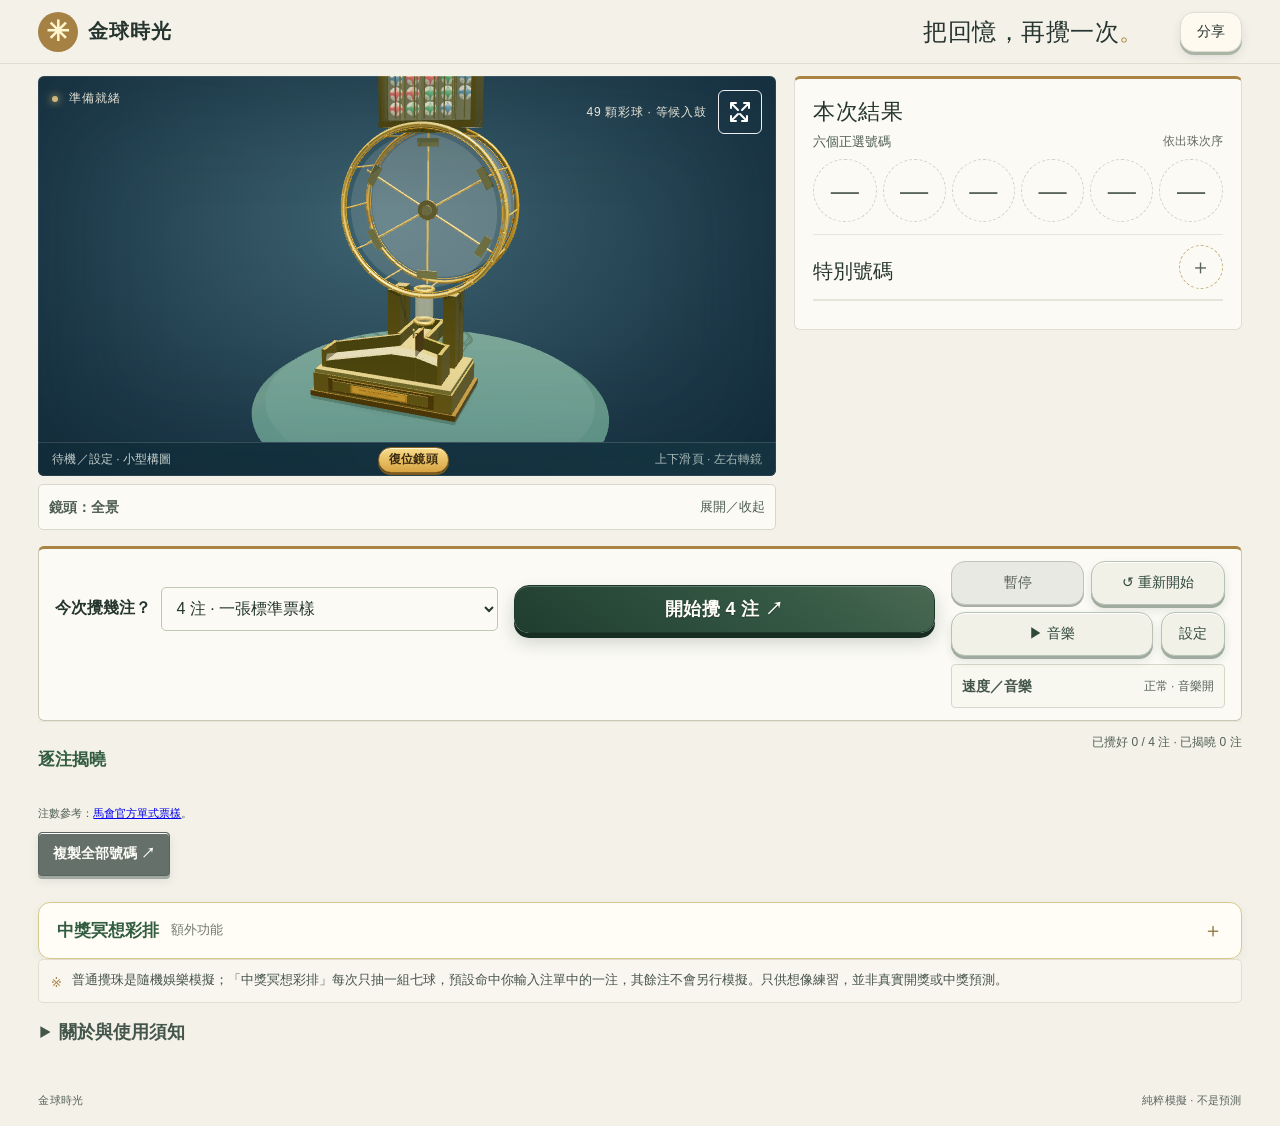
<file: index.html>
<!DOCTYPE html>

<html lang="zh-Hant"><head><meta charset="utf-8"/><meta content="width=device-width, initial-scale=1, viewport-fit=cover" name="viewport"/><meta content="#f4f1e9" name="theme-color"/><title>金球時光 · 3D 攪珠遊戲</title><link href="icon-192.png" rel="icon" sizes="192x192" type="image/png"/><link href="icon-512.png" rel="icon" sizes="512x512" type="image/png"/><link href="manifest.webmanifest" rel="manifest"/><link href="apple-touch-icon.png" rel="apple-touch-icon"/><link href="style.css?v=fullscreen-transparent-2" rel="stylesheet"/><link href="tickets.css?v=ticket-balls-1" rel="stylesheet"/><link href="celebration.css?v=celebration-7" rel="stylesheet"/></head>
<body><header><a class="brand" href="./"><span class="brandmark">✳</span><span>金球時光<small></small></span></a><h1 class="header-title">把回憶，再攪一次<span>。</span></h1><button class="share-app" id="share-app" type="button" aria-label="分享金球時光">分享</button></header>
<main>


<div class="layout"><div class="scene-column"><section aria-label="互動三維攪珠機" class="studio" id="studio" tabindex="-1"><div class="stage-top"><span><i class="live-dot"></i> <b aria-live="polite" id="status">準備就緒</b></span><div class="stage-top-actions"><span aria-live="polite" id="step">49 顆彩球 · 等候入鼓</span><button aria-label="進入全螢幕" aria-pressed="false" class="fullscreen-toggle" data-fullscreen-mode="inactive" id="fullscreen-toggle" type="button"><svg viewBox="0 0 24 24" aria-hidden="true" focusable="false"><g class="fullscreen-icon-expand"><path d="M10 10 3 3M8 3H3v5M14 10l7-7m-5 0h5v5M10 14l-7 7m0-5v5h5m4-7 7 7m0-5v5h-5"/></g><g class="fullscreen-icon-collapse"><path d="M3 3l7 7m-5 0h5V5m11-2-7 7m5 0h-5V5M3 21l7-7m-5 0h5v5m11 2-7-7m5 0h-5v5"/></g></svg></button></div></div><div aria-disabled="false" aria-label="攪珠盤" id="scene" role="button" tabindex="0"><div id="loading">正在佈置懷舊攝影棚…</div></div><div id="tv-digits" class="tv-digits" hidden><div class="tv-digits-hero" id="tv-hero"></div><div class="tv-digits-board" id="tv-board"><div class="tv-digits-row" id="tv-main"></div><div class="tv-digits-special"><span class="tv-digits-label">特別號碼</span><div id="tv-extra"></div></div></div></div><div class="stage-caption" aria-live="polite"><span id="scene-status">待機／設定 · 小型構圖</span><button type="button" id="orbit-reset" class="orbit-reset" title="左右拖曳轉鏡頭；上下滑動頁面；雙指捏合縮放">復位鏡頭</button><span id="scene-shot">上下滑頁 · 左右轉鏡</span><div class="live-actions" id="live-actions" hidden><button id="live-pause" type="button">暫停</button><button id="live-reset" type="button">重設</button><button aria-expanded="false" aria-controls="live-settings-overlay" id="live-settings-toggle" type="button">設定</button></div></div><div aria-label="運行設定" class="live-settings-overlay" hidden id="live-settings-overlay"></div><section aria-label="本輪號碼特寫" class="result-focus" hidden="" id="result-focus"><div class="focus-heading"><span>本輪號碼特寫</span><span id="focus-order">六個正選 · 由小至大</span></div><div class="focus-numbers" id="focus-numbers"></div><div class="focus-special"><span>特別號碼 <small>獨立保留</small></span><div class="number" id="focus-extra"></div></div></section><div id="meditation-celebration" class="meditation-celebration" hidden role="dialog" aria-modal="true" aria-labelledby="celebration-title"></div></section><details class="camera-settings"><summary id="camera-summary">鏡頭：全景</summary><div aria-label="鏡頭選擇" class="camera-bar"><button data-view="auto">◉ 自動運鏡</button><button class="active" data-view="wide">全景</button><button data-view="close">近鏡</button><button data-view="orbit">環繞</button><button data-view="results" disabled="">收珠特寫</button></div></details></div><section aria-label="攪珠控制" class="controls-card"><div class="batch-controls"><label for="entry-count">今次攪幾注？</label><select id="entry-count"><option value="1">1 注</option><option value="2">2 注</option><option value="3">3 注</option><option selected="" value="4">4 注 · 一張標準票樣</option></select></div><button class="primary" id="start">開始攪 4 注 ↗</button><div class="secondary"><button disabled="" id="pause">暫停</button><button id="reset">↺ 重新開始</button><div class="music-dock" id="music-dock"><button type="button" id="music-play" aria-pressed="false" aria-label="播放背景音樂"><span class="music-label-full">▶ 音樂</span><span class="music-label-short">音樂</span></button><button type="button" id="music-settings" aria-expanded="false" aria-controls="music-popover" aria-label="背景音樂設定：音量與曲目"><span class="music-label-full">設定</span><span class="music-label-short">♪</span></button><div class="music-popover" id="music-popover" hidden><p class="music-popover-title">背景音樂</p><label for="music-volume">音量<input id="music-volume" max="100" min="0" step="1" type="range" value="32"/></label><p id="music-track">《Gilded Winter Gala》</p><button type="button" id="music-pick">更換曲目</button><input accept="audio/*" hidden id="music-file" type="file"/><button type="button" id="music-use-default">用回預設曲</button><p class="music-note">預設是已附的原創曲。更換的檔案只在這次開啟有效。</p><button type="button" id="music-popover-close">關閉</button></div></div></div><details class="inline-settings" id="inline-settings"><summary>速度／音樂<span aria-live="polite" data-settings-summary=""></span></summary><section class="panel settings"><p class="timing">預設正常 · 每注約 134 秒 · 選好多注一次完成</p><div class="setting"><div><b>攪珠節奏</b><small>正常為預設，可改較快。</small></div><select aria-label="攪珠節奏" id="speed"><option selected="" value="1">正常 · 每注約 134 秒（預設）</option><option value="3">較快 · 每注約 45 秒</option><option value="6">更快 · 每注約 22 秒</option><option value="12">最快 · 每注約 11 秒</option></select></div><div class="setting"><div><b>背景音樂</b><small id="musicstatus">預設開啟</small></div><button aria-label="關閉背景音樂" aria-pressed="true" class="toggle" id="sound"><span></span></button></div><div class="setting"><div><b>真實感攪珠音效</b><small aria-live="polite" id="effectsstatus">按開始自動播放 · 碰撞、滾珠、落槽聲</small></div><span class="effects-badge">必備音效</span></div><button type="button" class="settings-close" id="settings-close">關閉</button></section></details></section>
<aside class="results-column"><section class="panel draw-panel"><h2>本次結果</h2><div class="current-draw-summary"><p class="muted" id="instruction">準備就緒，等待抽獎開始。</p><div class="labelrow"><span>六個正選號碼</span><span id="orderlabel">依出珠次序</span></div><div aria-live="polite" class="numbers" id="numbers"></div><p class="draw-order" hidden="" id="draworder"></p><div class="extra-row"><div><span class="overline"></span><h3>特別號碼</h3></div><div class="number empty" id="extra">＋</div></div><div class="progress"><div id="progressfill"></div></div></div></section>
</aside></div><section aria-labelledby="ticket-title" class="ticket-section" id="ticket-section"><div class="ticket-heading"><div><h2 id="ticket-title">逐注揭曉</h2></div><p aria-live="polite" id="batch-progress">尚未開始</p></div><p class="ticket-intro">按「揭曉」查看每注號碼。</p><div id="tickets"></div><p class="ticket-source">注數參考：<a href="https://special.hkjc.com/e-win/zh-HK/betting-info/marksix/ticket-filling-and-validation/" rel="noopener noreferrer" target="_blank">馬會官方單式票樣</a>。</p><div class="result-actions"><button disabled="" id="copy">複製全部號碼 ↗</button><p aria-live="polite" id="summary"></p></div></section><details class="meditation-panel rehearsal-panel" aria-labelledby="meditation-title"><summary id="meditation-title"><span>中獎冥想彩排</span><small>額外功能</small></summary><div class="rehearsal-body"><p class="rehearsal-hint" id="rehearsal-hint">每注六格，每格輸入兩位數（01–49）；打滿自動跳格，填滿六格會自動新增下一注。亦可增刪注；辨識後可直接修改，最多 100 注。</p><p class="rehearsal-input-label">六合彩號碼</p><div id="ticket-entry-rows" class="ticket-entry-rows" role="group" aria-label="六合彩注單欄位" aria-describedby="rehearsal-hint meditation-status"></div><div class="ticket-grid-actions"><button id="ticket-add" type="button">＋ 加一注</button><button id="meditation-clear" type="button" aria-label="清空號碼和相片">清空注單</button></div><div class="rehearsal-photo-actions"><label class="photo-pick-button" for="ticket-camera">直接拍照<input id="ticket-camera" type="file" accept="image/*" capture="environment"/></label><label class="photo-pick-button" for="ticket-photo">選擇相片<input id="ticket-photo" type="file" accept="image/*"/></label><button id="recognize-ticket-photo" type="button">辨識號碼</button></div><p id="meditation-status" class="rehearsal-status" aria-live="polite">辨識狀態會在這裡顯示。</p><img id="ticket-photo-preview" class="ticket-photo-preview" alt="所選六合彩相片預覽" hidden/><details id="ocr-details" class="ocr-details" hidden><summary>查看辨識文字</summary><pre id="ocr-raw"></pre></details><p class="rehearsal-privacy">每次只抽一組七球；隨機揀你一注命中，其餘注不會另行開出或模擬。</p><button id="meditation-rehearse" class="rehearsal-start" type="button">開始彩排</button></div></details><div class="note"><span>※</span><p>普通攪珠是隨機娛樂模擬；「中獎冥想彩排」每次只抽一組七球，預設命中你輸入注單中的一注，其餘注不會另行模擬。只供想像練習，並非真實開獎或中獎預測。</p></div>
<details><summary>關於與使用須知</summary><h3>規則</h3><p>普通攪珠可選 1–4 注，依馬會官方標準單式票樣的四個填寫欄設定，不是複式組合數；中獎冥想彩排可輸入 1–100 注。每注都從完整 49 球池獨立抽出七個；單注內不重號，跨注可重複號碼，也可抽中完全相同組合。每注完成後清空機台並把 49 球全部歸位，再開始下一注。每注真正的單式填寫只用六個正選，特別號僅是本遊戲附加展示。換去其他分頁不會主動暫停，回到頁面會按經過時間補齊進度；手機鎖屏或系統終止頁面仍可能中斷。</p><h3>模型與聲音</h3><p>此版本以正視圖、承接台形狀、實機照片及開獎影片重畫機台。上方是五列直立球倉；透明圓鼓內金軸連六片扁平輻條，持續順時針攪珠。選中球由鼓底中央短透明管落下，經透明槽掉到承接台右側較高的入口。承接台是一條長槽：左側又長又平，往右升高，接上較短的高位右格，右格牆身有缺口對準落球口。前六顆向左滾，第一顆貼左壁，其後每顆挨著前一顆；第七顆在同一入口落下。活門平時關上，封住右路，前六顆只向左滾；第七顆特別號時活門打開，球滾入右側特別格。模型與動畫是視覺模擬，並非逐尺寸的機械復刻。背景音樂為你提供的原創《Gilded Winter Gala》，預設開啟。面板上的「音樂」可直接播放或暫停，旁邊「設定」可調音量或更換曲目；碰撞、滾珠及落槽音效由程式合成，並非電視原聲。</p><h3>抽號與公平</h3><p>每注從完整 1–49 球池獨立抽出七個不重複號碼；前六個為正選，第七個為特別號。動畫按該次隨機順序顯示：選中球由圓鼓進入中央透明管，再掉到右側高位入口；前六顆向左滾並由左至右排好，第七顆留在右側高位格。機台內全部 49 個球均顯示相應號碼與顏色，落槽球與抽出號碼一致。普通模式由隨機程序決定抽號；中獎彩排每次只抽一組七球，並預設命中輸入注單中的一注，其餘注不開出也不模擬，不能視作隨機抽獎或預測。</p><h3>安全與責任說明</h3><p>本作品為獨立創作的攪珠遊戲，非官方產品，亦不提供投注服務。未滿 18 歲不應投注，請量力而為。</p><p>參考錄影：<a href="https://www.youtube.com/watch?v=bCYhGtpwzIA" rel="noopener noreferrer" target="_blank">2000年無線六合彩</a>　<a href="https://www.youtube.com/watch?v=dfMugTCctXk" rel="noopener noreferrer" target="_blank">2008年第61期</a>　</p></details></main><footer><span>金球時光</span><span>純粹模擬 · 不是預測</span></footer><script src="app.js?v=ticket-camera-2" type="module"></script></body></html>
</file>
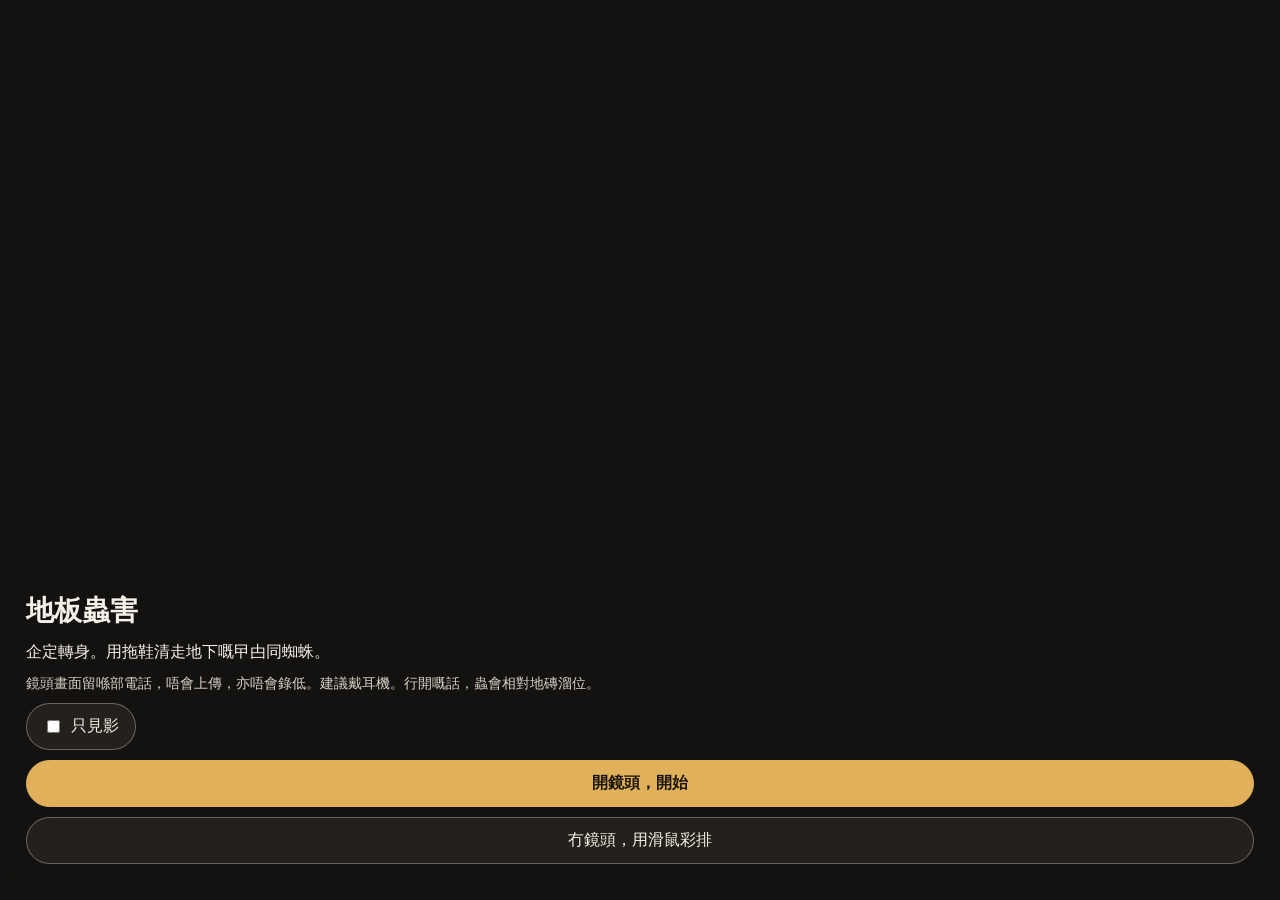
<file: floor-pest/index.html>
<!DOCTYPE html>
<html lang="zh-Hant">
<head>
  <meta charset="utf-8">
  <meta name="viewport" content="width=device-width, initial-scale=1, viewport-fit=cover, maximum-scale=1">
  <meta name="theme-color" content="#12110f">
  <title>地板蟲害</title>
  <link rel="stylesheet" href="game.css">
</head>
<body>
  <video id="cam" playsinline muted autoplay></video>
  <canvas id="view"></canvas>
  <div id="look" hidden></div>
  <div id="flash"></div>
  <div id="glass" hidden>
    <div class="climber"><div id="climber" class="bug-body"></div></div>
    <p id="glass-text">佢上咗塊玻璃</p>
    <button type="button" id="flick">篤走佢</button>
  </div>
  <div id="ui">
    <div id="top" hidden>
      <span id="hud-roaches">曱甴 1</span>
      <span id="hud-spider">蜘蛛 未出</span>
      <span id="hud-glass">玻璃 0/2</span>
      <button type="button" id="silhouette-live">只見影</button>
    </div>
    <p id="prompt"></p>
    <div id="panel">
      <section class="screen" id="screen-start">
        <h1>地板蟲害</h1>
        <p>企定轉身。用拖鞋清走地下嘅曱甴同蜘蛛。</p>
        <p class="quiet">鏡頭畫面留喺部電話，唔會上傳，亦唔會錄低。建議戴耳機。行開嘅話，蟲會相對地磚溜位。</p>
        <label class="check"><input id="silhouette" type="checkbox"> 只見影</label>
        <button class="primary" id="start" type="button">開鏡頭，開始</button>
        <button id="rehearse" type="button">冇鏡頭，用滑鼠彩排</button>
        <p class="quiet" id="start-note"></p>
      </section>
      <section class="screen" id="screen-mark" hidden>
        <p id="mark-copy"></p>
        <button class="primary" id="mark" type="button">標呢個方向</button>
      </section>
      <section class="screen" id="screen-fit" hidden>
        <p>低頭望住一步外嘅地磚。拖鞋如果坐得太近，撳「近咗」。</p>
        <div class="row">
          <button id="closer" type="button">近咗</button>
          <button id="farther" type="button">遠咗</button>
        </div>
        <div class="row">
          <button id="wider" type="button">視野闊啲</button>
          <button id="narrower" type="button">視野窄啲</button>
        </div>
        <button class="primary" id="fit-ok" type="button">岩好</button>
      </section>
      <div id="play-actions" hidden>
        <button class="primary" id="stamp" type="button">踩</button>
        <button id="pickup" type="button">拾起報紙</button>
        <button id="swat" type="button">拍</button>
        <button id="drop" type="button">放下</button>
      </div>
      <section class="screen" id="screen-end" hidden>
        <h1 id="end-title">清咗</h1>
        <p id="end-copy"></p>
        <button class="primary" id="replay" type="button">再嚟一局</button>
        <button id="remark" type="button">重新標方向</button>
      </section>
    </div>
    <button id="light" type="button" hidden>光</button>
    <div id="debug" hidden></div>
  </div>
  <script>
    (function () {
      var note = document.querySelector('#start-note');
      var gaveUp = false;
      function say(text) {
        if (note && window.__floorBoot !== true) note.textContent = text;
      }
      function onDeadClick() {
        if (window.__floorBoot === true) return;
        say(window.__floorBootError
          ? '程式出錯：' + window.__floorBootError
          : (gaveUp
            ? '程式未載入，所以撳掣冇反應。請用 Safari 或 Chrome 打開呢條網址，唔好喺 GitHub、微信或者下載嘅檔案入面開。'
            : '程式仲載入緊。等呢行字消失，再撳一次。'));
      }
      document.querySelector('#start').addEventListener('click', onDeadClick);
      document.querySelector('#rehearse').addEventListener('click', onDeadClick);
      setTimeout(function () {
        if (window.__floorBoot === true) return;
        gaveUp = true;
        say(window.__floorBootError
          ? '程式出錯：' + window.__floorBootError
          : '程式載入太耐。如果撳兩粒掣都冇轉變，請用 Safari 或 Chrome 重新打開呢條網址。');
      }, 12000);
    })();
  </script>
  <script src="main.js" type="module"></script>
</body>
</html>
</file>
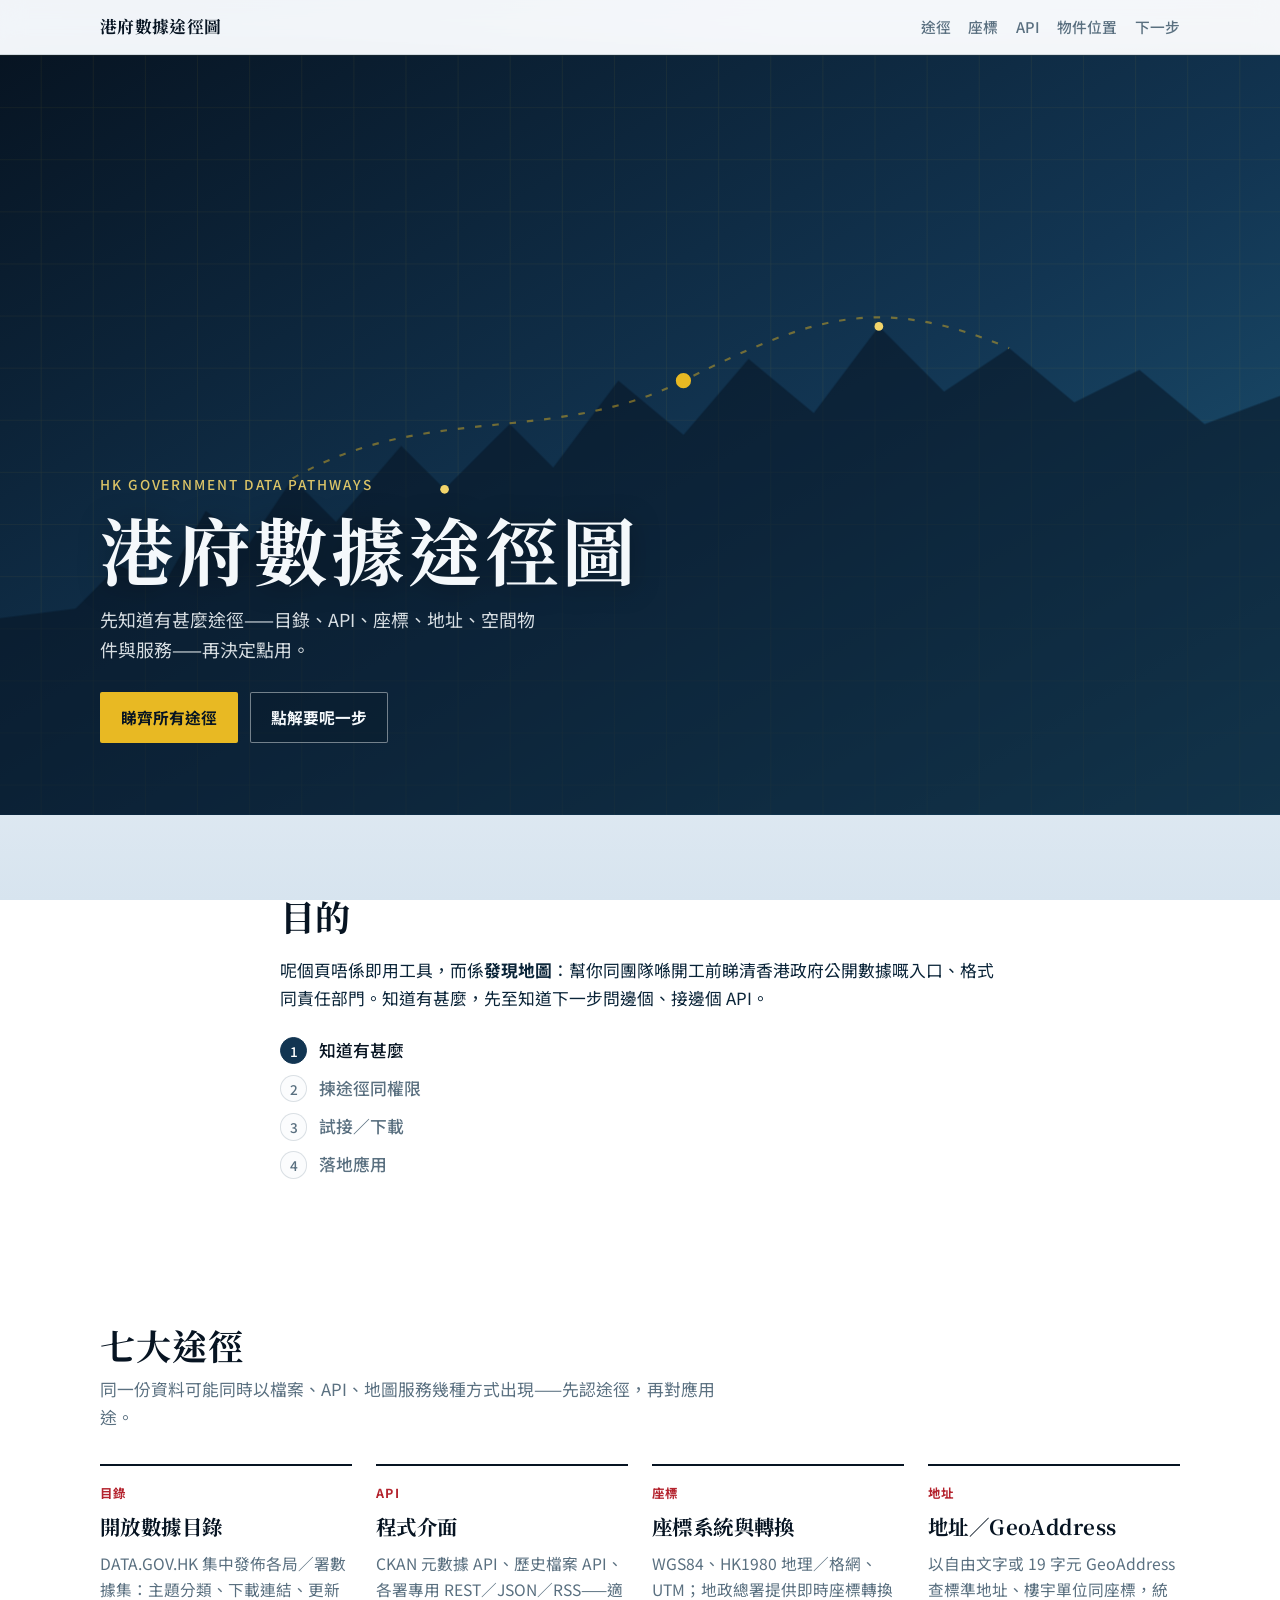
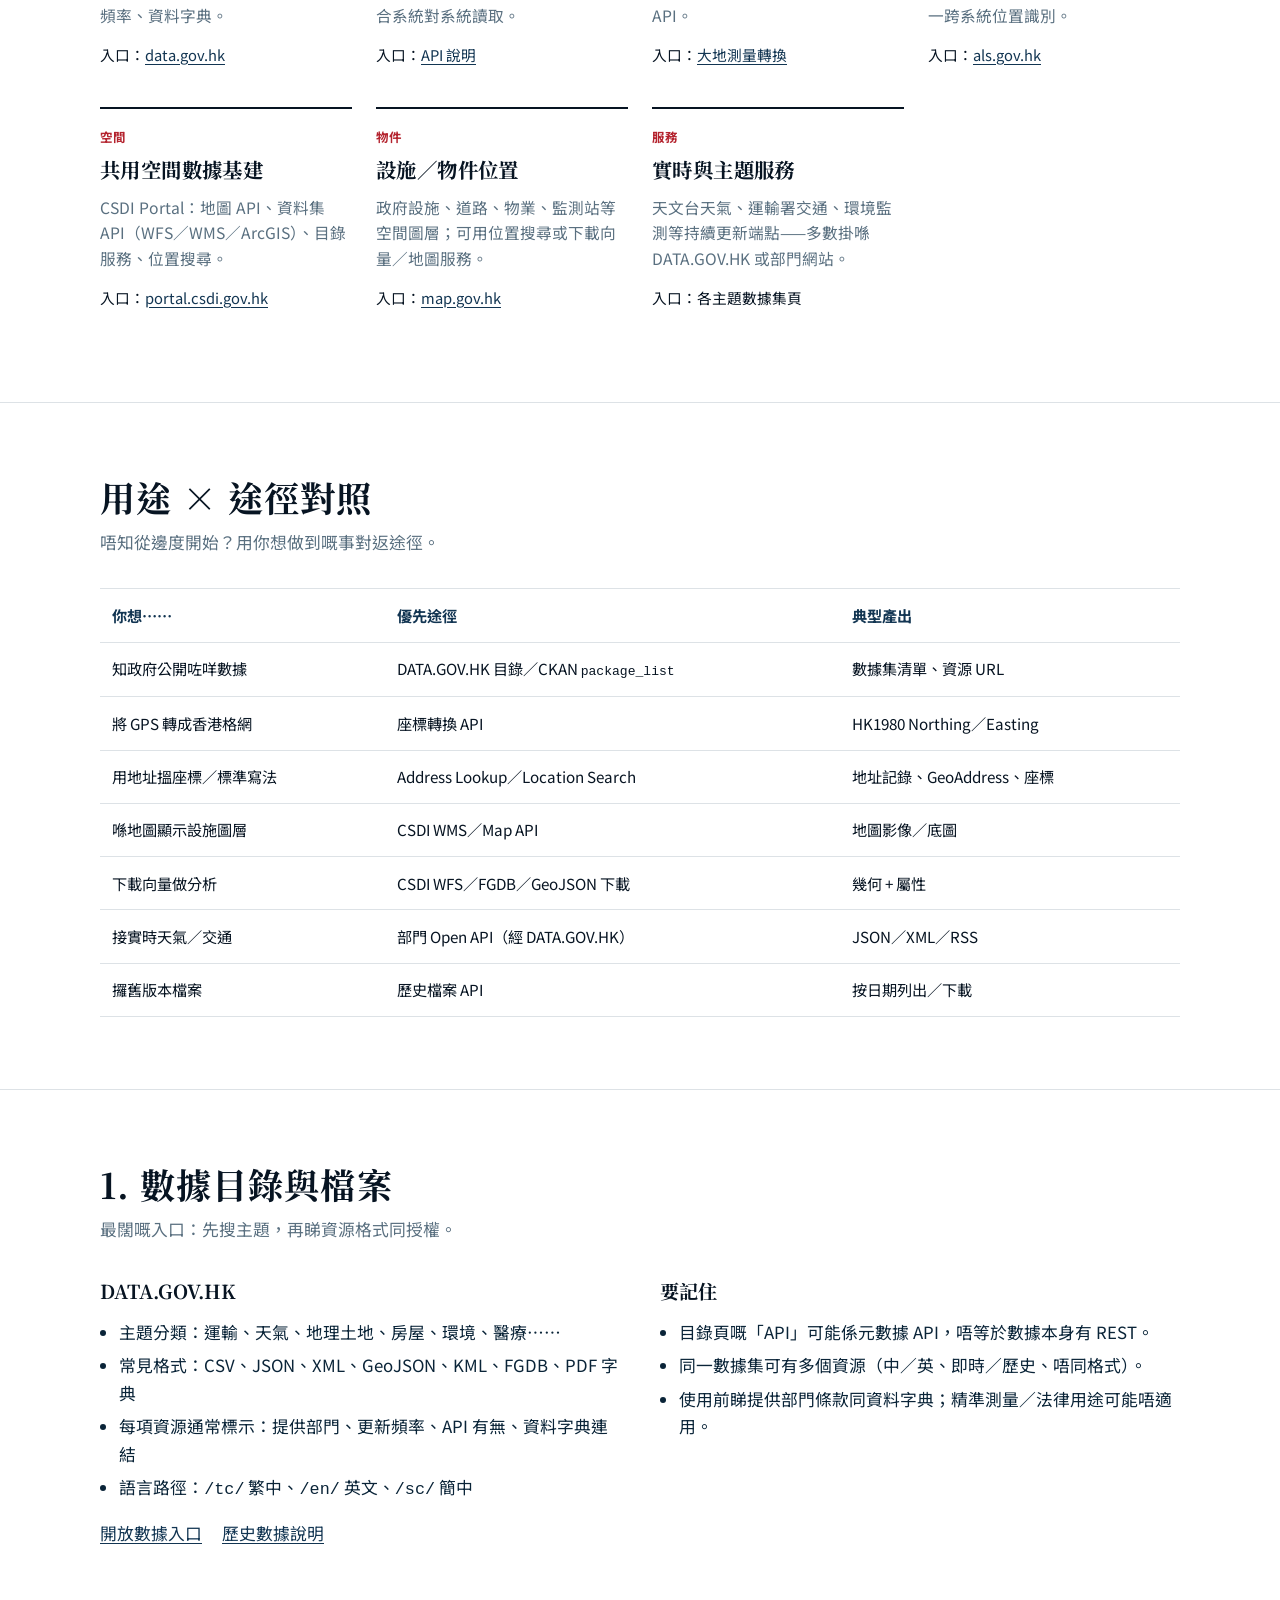
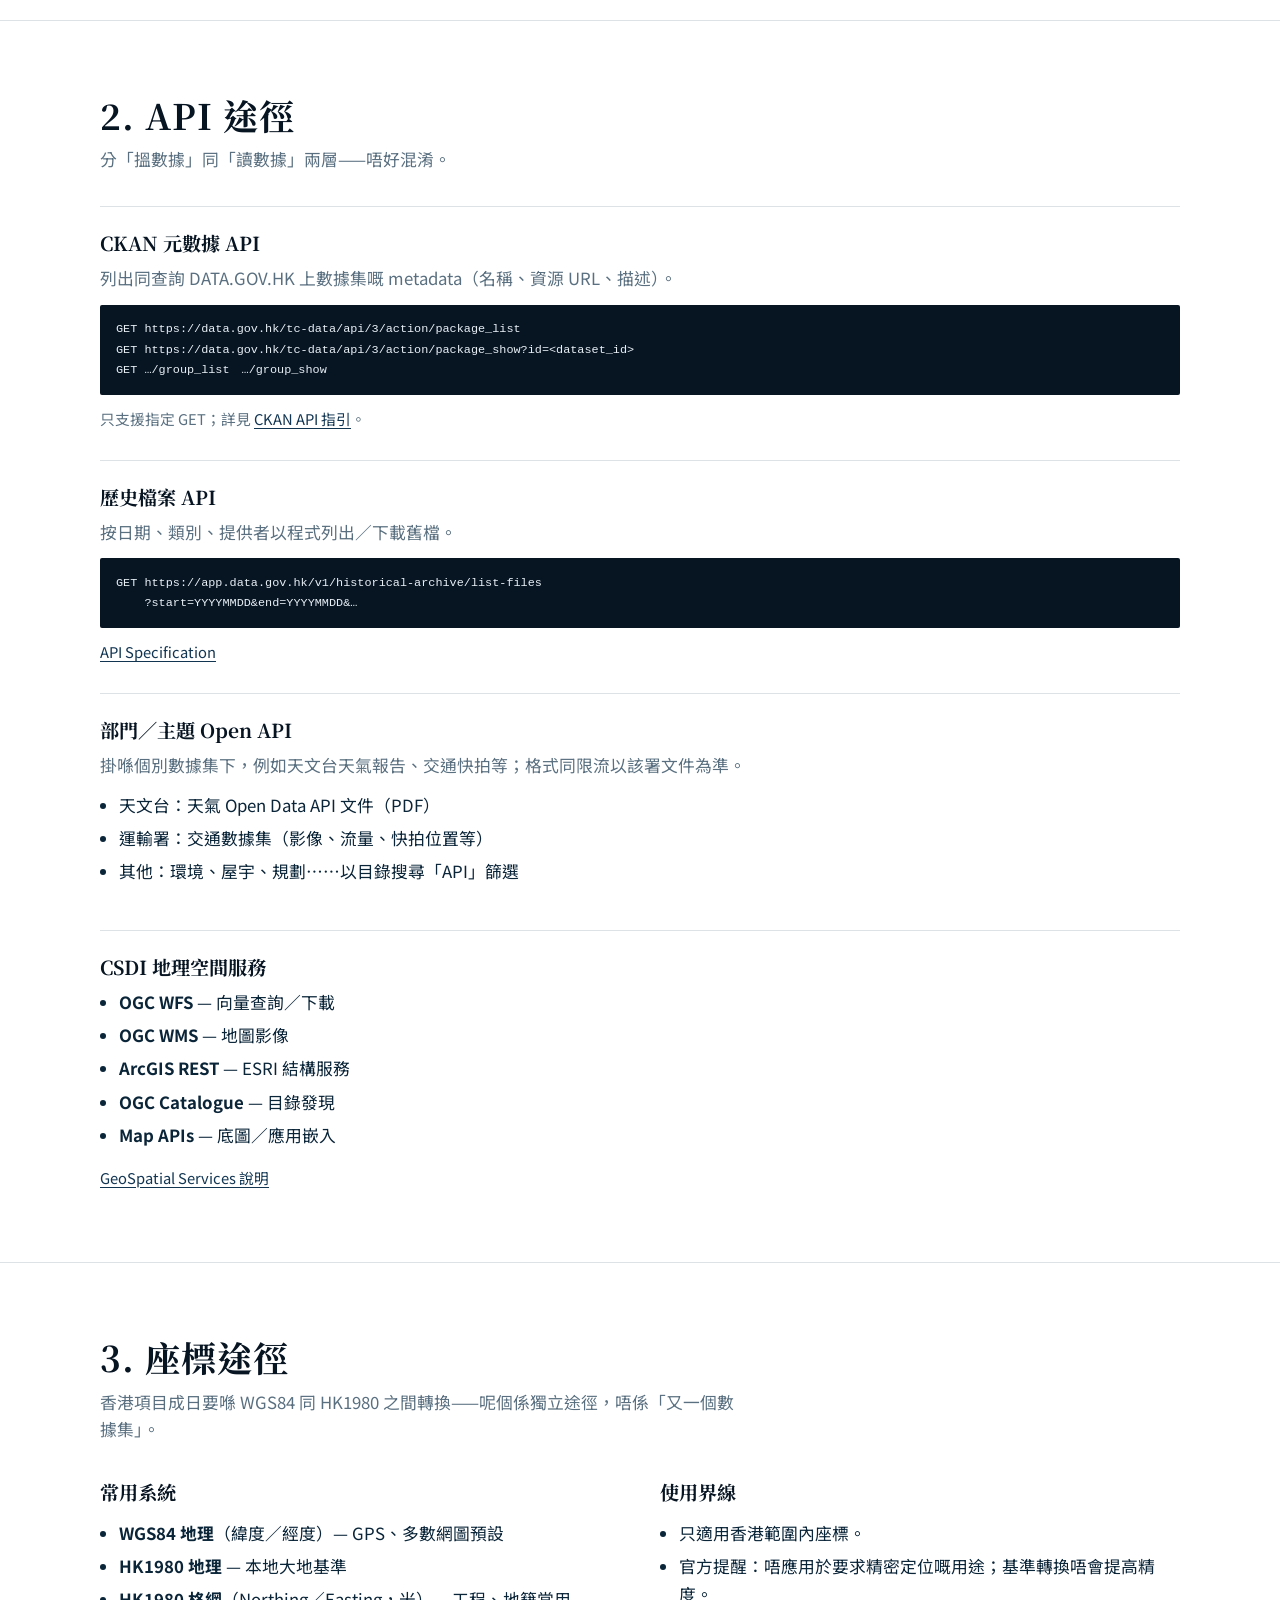
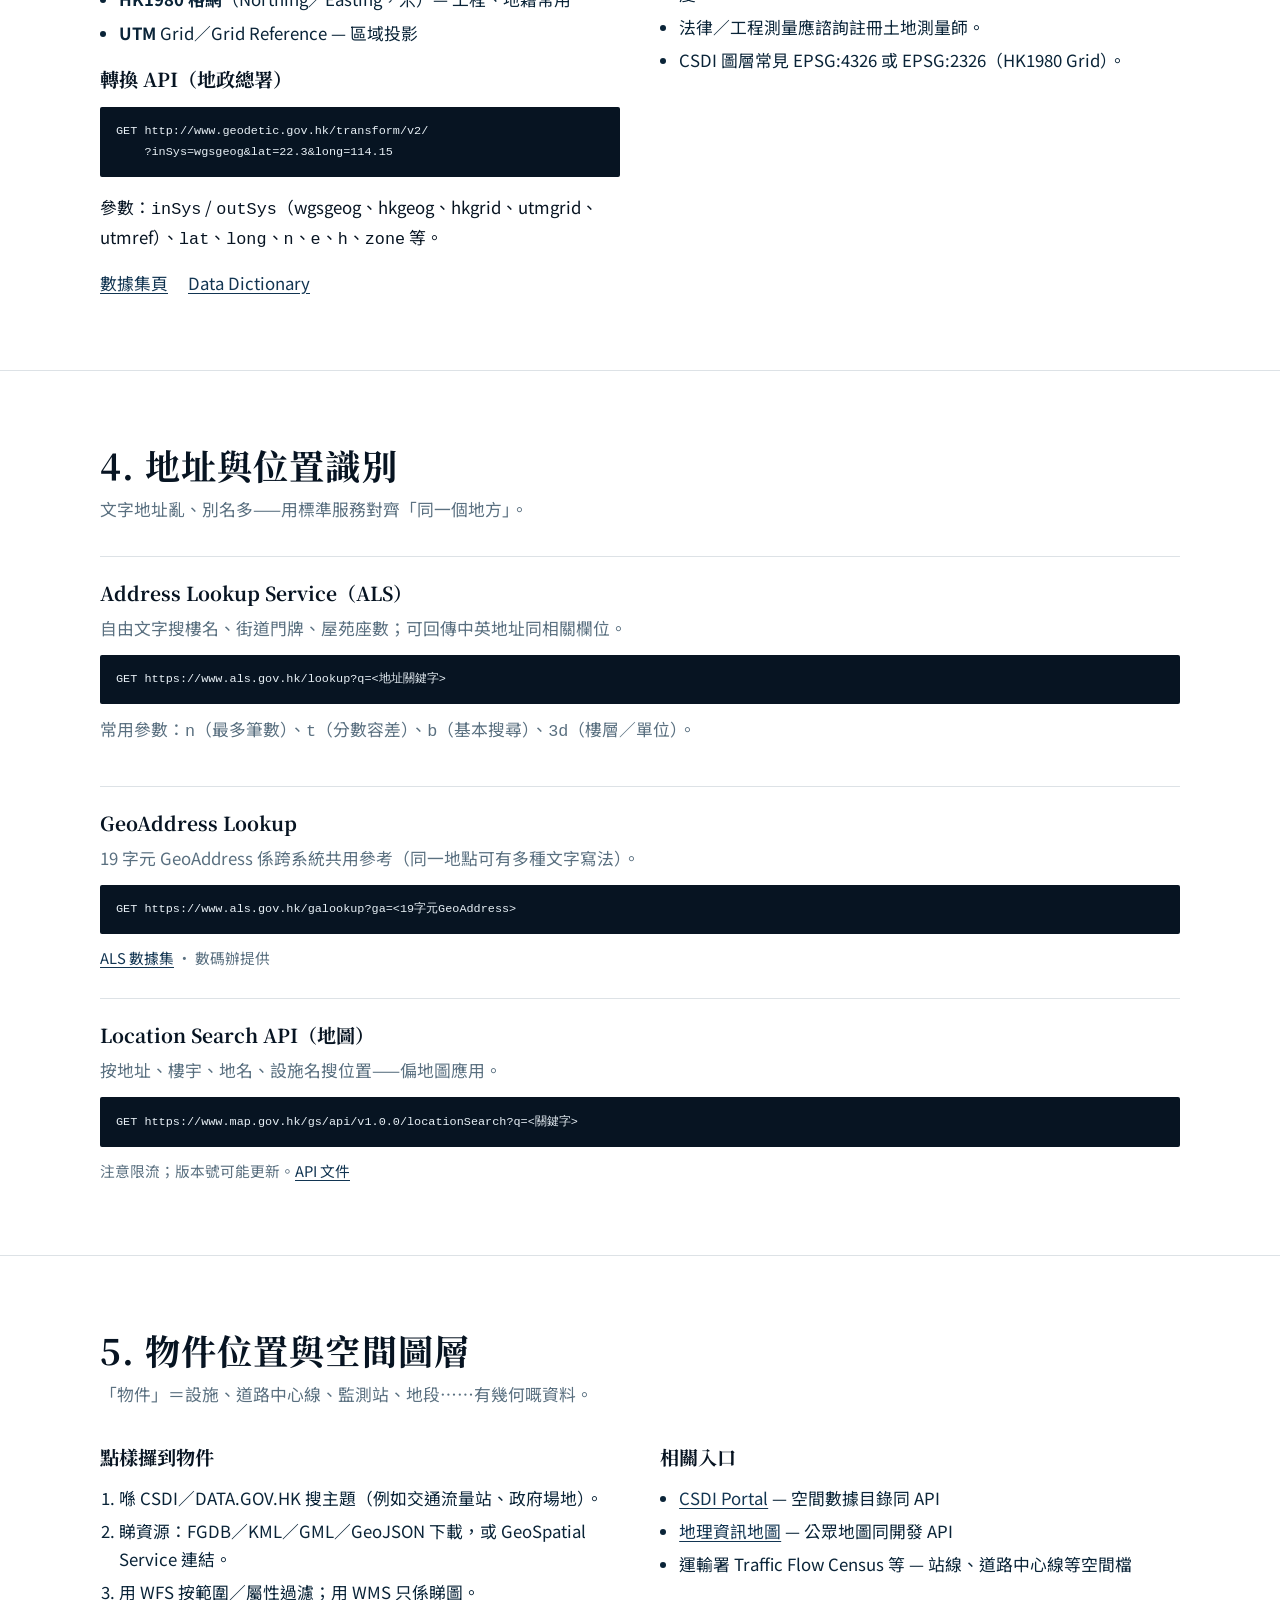
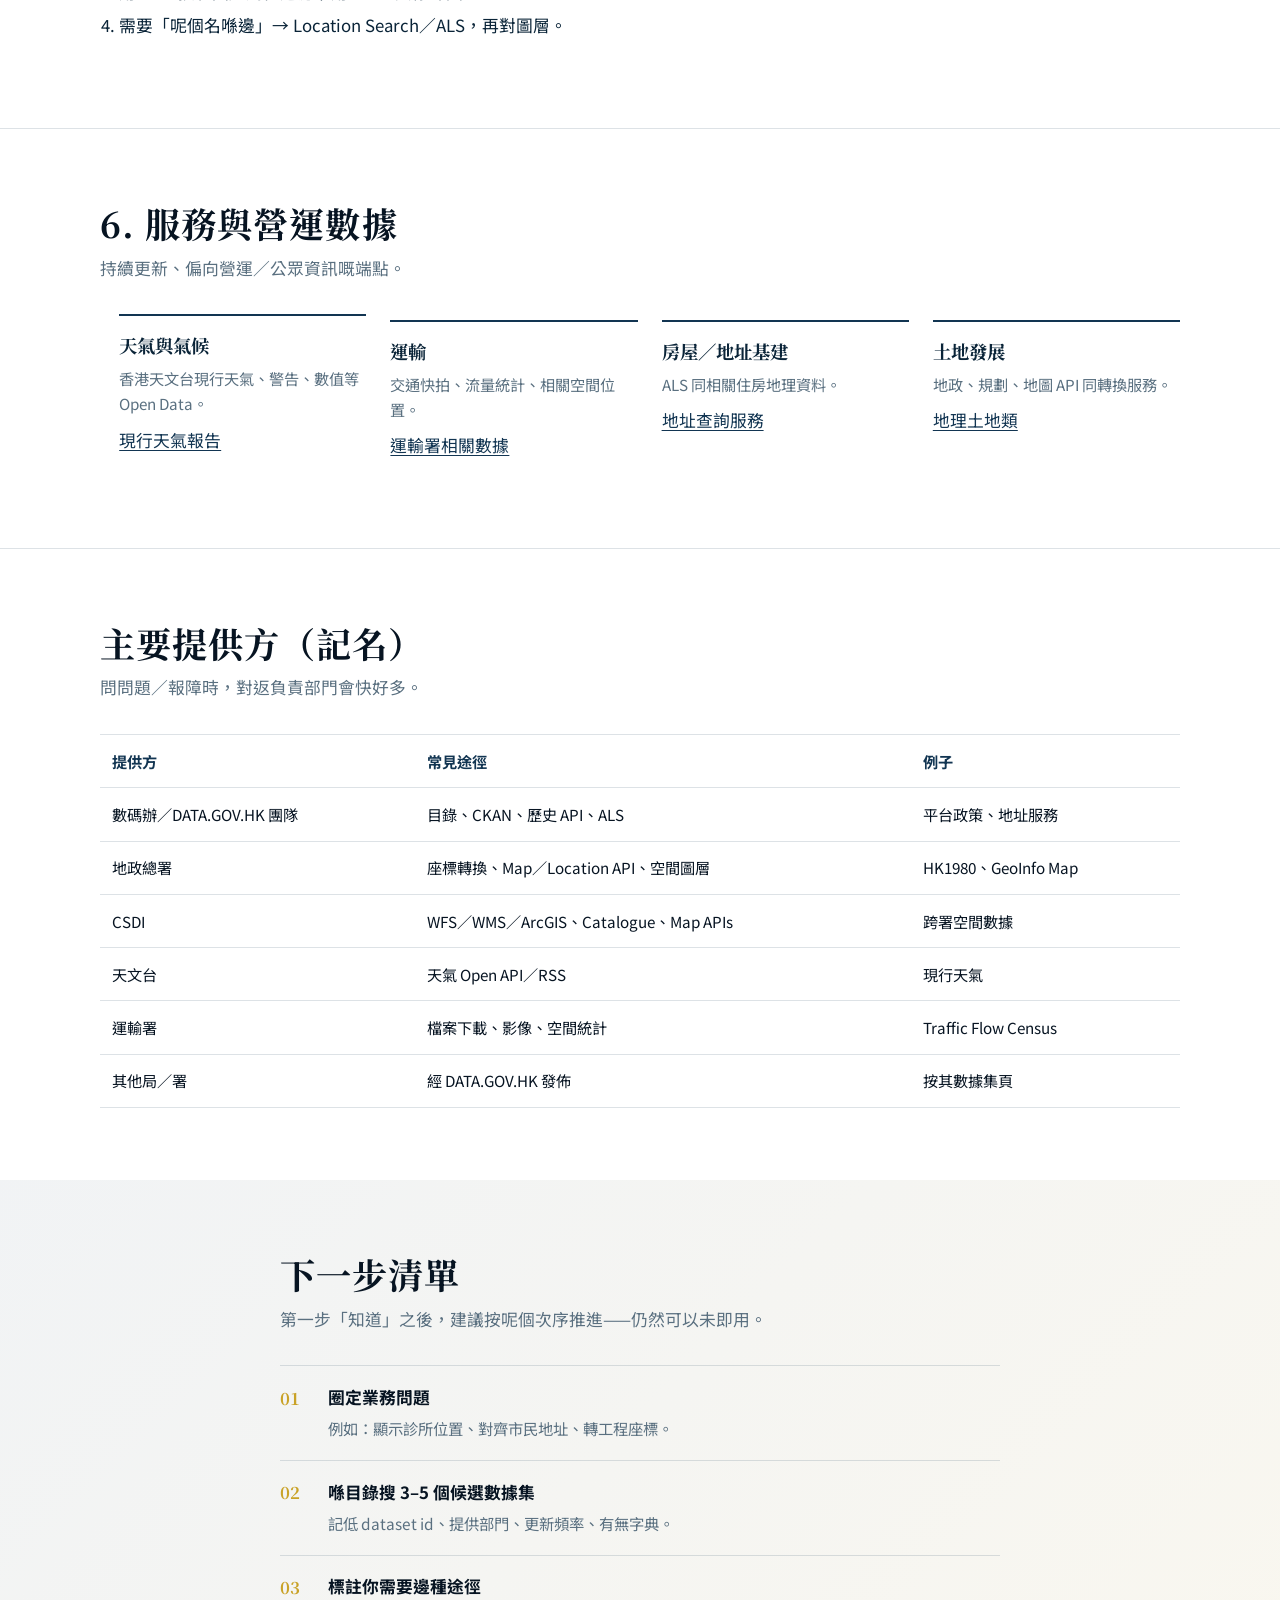
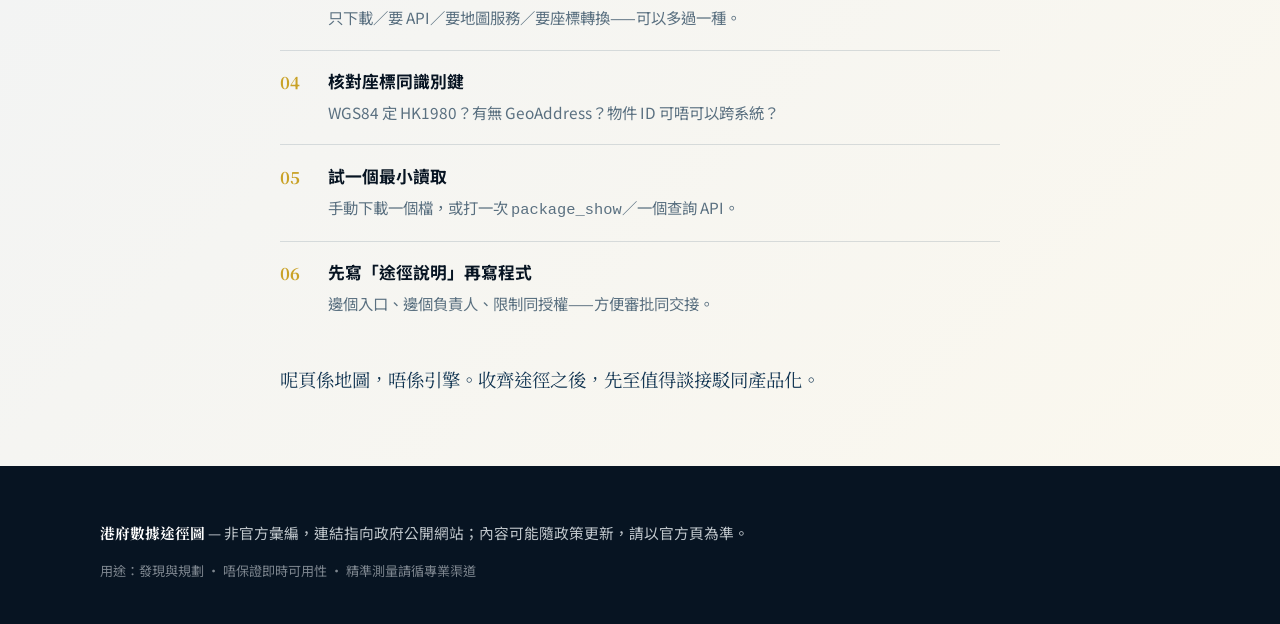
<file: hk-gov-data-portal/index.html>
<!DOCTYPE html>
<html lang="zh-Hant-HK">
<head>
  <meta charset="UTF-8" />
  <meta name="viewport" content="width=device-width, initial-scale=1" />
  <title>香港政府數據途徑圖｜先知道有甚麼</title>
  <meta name="description" content="盤點香港政府開放數據的主要途徑：目錄、API、座標、地址、空間物件、地圖與實時服務。第一步是知道有甚麼，未必即用。" />
  <link rel="preconnect" href="https://fonts.googleapis.com" />
  <link rel="preconnect" href="https://fonts.gstatic.com" crossorigin />
  <link href="https://fonts.googleapis.com/css2?family=Noto+Sans+TC:wght@400;500;700&family=Noto+Serif+TC:wght@600;700&display=swap" rel="stylesheet" />
  <link rel="stylesheet" href="styles.css" />
</head>
<body>
  <a class="skip" href="#pathways">跳至途徑一覽</a>

  <header class="site-nav" role="banner">
    <div class="nav-inner">
      <a class="brand-mark" href="#top">港府數據途徑圖</a>
      <nav aria-label="主要">
        <a href="#pathways">途徑</a>
        <a href="#coords">座標</a>
        <a href="#apis">API</a>
        <a href="#objects">物件位置</a>
        <a href="#next">下一步</a>
      </nav>
    </div>
  </header>

  <main id="top">
    <!-- Hero: brand + one headline + one sentence + CTA + full-bleed visual -->
    <section class="hero" aria-labelledby="hero-brand">
      <div class="hero-bg" aria-hidden="true">
        <svg class="hero-map" viewBox="0 0 1200 700" preserveAspectRatio="xMidYMid slice">
          <defs>
            <linearGradient id="harbour" x1="0" y1="0" x2="1" y2="1">
              <stop offset="0%" stop-color="#071422"/>
              <stop offset="55%" stop-color="#123552"/>
              <stop offset="100%" stop-color="#1f5a7a"/>
            </linearGradient>
            <pattern id="grid" width="48" height="48" patternUnits="userSpaceOnUse">
              <path d="M48 0H0V48" fill="none" stroke="rgba(201,162,39,0.12)" stroke-width="1"/>
            </pattern>
          </defs>
          <rect width="1200" height="700" fill="url(#harbour)"/>
          <rect width="1200" height="700" fill="url(#grid)"/>
          <!-- stylised harbour / island silhouette -->
          <path class="skyline" d="M0 520 L80 510 L120 470 L160 490 L200 420 L240 450 L280 390 L320 430 L380 360 L420 400 L480 340 L520 380 L580 300 L640 350 L700 280 L760 330 L820 250 L880 310 L940 270 L1000 320 L1060 290 L1120 340 L1200 310 L1200 700 L0 700 Z" fill="rgba(8,20,36,0.55)"/>
          <circle class="pulse-dot" cx="640" cy="300" r="6" fill="#e8b923"/>
          <circle class="pulse-ring" cx="640" cy="300" r="6" fill="none" stroke="#e8b923" stroke-width="2"/>
          <circle class="pulse-dot" cx="420" cy="400" r="4" fill="#f2d56b"/>
          <circle class="pulse-dot" cx="820" cy="250" r="4" fill="#f2d56b"/>
          <path class="route" d="M280 390 C400 320, 520 360, 640 300 S820 220, 940 270" fill="none" stroke="rgba(232,185,35,0.45)" stroke-width="2" stroke-dasharray="6 10"/>
        </svg>
      </div>
      <div class="hero-content">
        <p class="eyebrow">HK Government Data Pathways</p>
        <h1 id="hero-brand">港府數據途徑圖</h1>
        <p class="lede">先知道有甚麼途徑——目錄、API、座標、地址、空間物件與服務——再決定點用。</p>
        <div class="hero-cta">
          <a class="btn primary" href="#pathways">睇齊所有途徑</a>
          <a class="btn ghost" href="#purpose">點解要呢一步</a>
        </div>
      </div>
    </section>

    <section id="purpose" class="purpose band">
      <div class="wrap narrow">
        <h2>目的</h2>
        <p>呢個頁唔係即用工具，而係<strong>發現地圖</strong>：幫你同團隊喺開工前睇清香港政府公開數據嘅入口、格式同責任部門。知道有甚麼，先至知道下一步問邊個、接邊個 API。</p>
        <ol class="stages">
          <li class="active"><span>1</span>知道有甚麼</li>
          <li><span>2</span>揀途徑同權限</li>
          <li><span>3</span>試接／下載</li>
          <li><span>4</span>落地應用</li>
        </ol>
      </div>
    </section>

    <section id="pathways" class="pathways band">
      <div class="wrap">
        <header class="section-head">
          <h2>七大途徑</h2>
          <p>同一份資料可能同時以檔案、API、地圖服務幾種方式出現——先認途徑，再對應用途。</p>
        </header>

        <div class="pathway-grid" role="list">
          <article class="pathway" role="listitem" data-filter="catalog">
            <p class="tag">目錄</p>
            <h3>開放數據目錄</h3>
            <p>DATA.GOV.HK 集中發佈各局／署數據集：主題分類、下載連結、更新頻率、資料字典。</p>
            <p class="entry">入口：<a href="https://data.gov.hk/tc/" target="_blank" rel="noopener">data.gov.hk</a></p>
          </article>
          <article class="pathway" role="listitem" data-filter="api">
            <p class="tag">API</p>
            <h3>程式介面</h3>
            <p>CKAN 元數據 API、歷史檔案 API、各署專用 REST／JSON／RSS——適合系統對系統讀取。</p>
            <p class="entry">入口：<a href="https://data.gov.hk/tc/help/api-spec" target="_blank" rel="noopener">API 說明</a></p>
          </article>
          <article class="pathway" role="listitem" data-filter="coords">
            <p class="tag">座標</p>
            <h3>座標系統與轉換</h3>
            <p>WGS84、HK1980 地理／格網、UTM；地政總署提供即時座標轉換 API。</p>
            <p class="entry">入口：<a href="https://www.geodetic.gov.hk/en/gi/transformation.htm" target="_blank" rel="noopener">大地測量轉換</a></p>
          </article>
          <article class="pathway" role="listitem" data-filter="address">
            <p class="tag">地址</p>
            <h3>地址／GeoAddress</h3>
            <p>以自由文字或 19 字元 GeoAddress 查標準地址、樓宇單位同座標，統一跨系統位置識別。</p>
            <p class="entry">入口：<a href="https://www.als.gov.hk/" target="_blank" rel="noopener">als.gov.hk</a></p>
          </article>
          <article class="pathway" role="listitem" data-filter="spatial">
            <p class="tag">空間</p>
            <h3>共用空間數據基建</h3>
            <p>CSDI Portal：地圖 API、資料集 API（WFS／WMS／ArcGIS）、目錄服務、位置搜尋。</p>
            <p class="entry">入口：<a href="https://portal.csdi.gov.hk/?lang=zh-hk" target="_blank" rel="noopener">portal.csdi.gov.hk</a></p>
          </article>
          <article class="pathway" role="listitem" data-filter="objects">
            <p class="tag">物件</p>
            <h3>設施／物件位置</h3>
            <p>政府設施、道路、物業、監測站等空間圖層；可用位置搜尋或下載向量／地圖服務。</p>
            <p class="entry">入口：<a href="https://www.map.gov.hk/" target="_blank" rel="noopener">map.gov.hk</a></p>
          </article>
          <article class="pathway" role="listitem" data-filter="services">
            <p class="tag">服務</p>
            <h3>實時與主題服務</h3>
            <p>天文台天氣、運輸署交通、環境監測等持續更新端點——多數掛喺 DATA.GOV.HK 或部門網站。</p>
            <p class="entry">入口：各主題數據集頁</p>
          </article>
        </div>
      </div>
    </section>

    <section id="matrix" class="matrix band alt">
      <div class="wrap">
        <header class="section-head">
          <h2>用途 × 途徑對照</h2>
          <p>唔知從邊度開始？用你想做到嘅事對返途徑。</p>
        </header>
        <div class="table-scroll">
          <table>
            <thead>
              <tr>
                <th>你想……</th>
                <th>優先途徑</th>
                <th>典型產出</th>
              </tr>
            </thead>
            <tbody>
              <tr>
                <td>知政府公開咗咩數據</td>
                <td>DATA.GOV.HK 目錄／CKAN <code>package_list</code></td>
                <td>數據集清單、資源 URL</td>
              </tr>
              <tr>
                <td>將 GPS 轉成香港格網</td>
                <td>座標轉換 API</td>
                <td>HK1980 Northing／Easting</td>
              </tr>
              <tr>
                <td>用地址搵座標／標準寫法</td>
                <td>Address Lookup／Location Search</td>
                <td>地址記錄、GeoAddress、座標</td>
              </tr>
              <tr>
                <td>喺地圖顯示設施圖層</td>
                <td>CSDI WMS／Map API</td>
                <td>地圖影像／底圖</td>
              </tr>
              <tr>
                <td>下載向量做分析</td>
                <td>CSDI WFS／FGDB／GeoJSON 下載</td>
                <td>幾何 + 屬性</td>
              </tr>
              <tr>
                <td>接實時天氣／交通</td>
                <td>部門 Open API（經 DATA.GOV.HK）</td>
                <td>JSON／XML／RSS</td>
              </tr>
              <tr>
                <td>攞舊版本檔案</td>
                <td>歷史檔案 API</td>
                <td>按日期列出／下載</td>
              </tr>
            </tbody>
          </table>
        </div>
      </div>
    </section>

    <section id="catalog" class="detail band">
      <div class="wrap">
        <header class="section-head">
          <h2>1. 數據目錄與檔案</h2>
          <p>最闊嘅入口：先搜主題，再睇資源格式同授權。</p>
        </header>
        <div class="detail-blocks">
          <div>
            <h3>DATA.GOV.HK</h3>
            <ul>
              <li>主題分類：運輸、天氣、地理土地、房屋、環境、醫療……</li>
              <li>常見格式：CSV、JSON、XML、GeoJSON、KML、FGDB、PDF 字典</li>
              <li>每項資源通常標示：提供部門、更新頻率、API 有無、資料字典連結</li>
              <li>語言路徑：<code>/tc/</code> 繁中、<code>/en/</code> 英文、<code>/sc/</code> 簡中</li>
            </ul>
            <p class="links">
              <a href="https://data.gov.hk/tc/" target="_blank" rel="noopener">開放數據入口</a>
              <a href="https://data.gov.hk/tc/help/api-spec#api-for-retrieval-of-historical-data" target="_blank" rel="noopener">歷史數據說明</a>
            </p>
          </div>
          <div>
            <h3>要記住</h3>
            <ul>
              <li>目錄頁嘅「API」可能係元數據 API，唔等於數據本身有 REST。</li>
              <li>同一數據集可有多個資源（中／英、即時／歷史、唔同格式）。</li>
              <li>使用前睇提供部門條款同資料字典；精準測量／法律用途可能唔適用。</li>
            </ul>
          </div>
        </div>
      </div>
    </section>

    <section id="apis" class="detail band alt">
      <div class="wrap">
        <header class="section-head">
          <h2>2. API 途徑</h2>
          <p>分「搵數據」同「讀數據」兩層——唔好混淆。</p>
        </header>
        <div class="api-list">
          <article>
            <h3>CKAN 元數據 API</h3>
            <p>列出同查詢 DATA.GOV.HK 上數據集嘅 metadata（名稱、資源 URL、描述）。</p>
            <pre><code>GET https://data.gov.hk/tc-data/api/3/action/package_list
GET https://data.gov.hk/tc-data/api/3/action/package_show?id=&lt;dataset_id&gt;
GET …/group_list　…/group_show</code></pre>
            <p class="note">只支援指定 GET；詳見 <a href="https://data.gov.hk/tc/help/ckan-api-development-guide" target="_blank" rel="noopener">CKAN API 指引</a>。</p>
          </article>
          <article>
            <h3>歷史檔案 API</h3>
            <p>按日期、類別、提供者以程式列出／下載舊檔。</p>
            <pre><code>GET https://app.data.gov.hk/v1/historical-archive/list-files
    ?start=YYYYMMDD&amp;end=YYYYMMDD&amp;…</code></pre>
            <p class="note"><a href="https://data.gov.hk/tc/help/api-spec" target="_blank" rel="noopener">API Specification</a></p>
          </article>
          <article>
            <h3>部門／主題 Open API</h3>
            <p>掛喺個別數據集下，例如天文台天氣報告、交通快拍等；格式同限流以該署文件為準。</p>
            <ul>
              <li>天文台：天氣 Open Data API 文件（PDF）</li>
              <li>運輸署：交通數據集（影像、流量、快拍位置等）</li>
              <li>其他：環境、屋宇、規劃……以目錄搜尋「API」篩選</li>
            </ul>
          </article>
          <article>
            <h3>CSDI 地理空間服務</h3>
            <ul>
              <li><strong>OGC WFS</strong> — 向量查詢／下載</li>
              <li><strong>OGC WMS</strong> — 地圖影像</li>
              <li><strong>ArcGIS REST</strong> — ESRI 結構服務</li>
              <li><strong>OGC Catalogue</strong> — 目錄發現</li>
              <li><strong>Map APIs</strong> — 底圖／應用嵌入</li>
            </ul>
            <p class="note"><a href="https://portal.csdi.gov.hk/csdi-webpage/doc/GeoSpatialServices/" target="_blank" rel="noopener">GeoSpatial Services 說明</a></p>
          </article>
        </div>
      </div>
    </section>

    <section id="coords" class="detail band">
      <div class="wrap">
        <header class="section-head">
          <h2>3. 座標途徑</h2>
          <p>香港項目成日要喺 WGS84 同 HK1980 之間轉換——呢個係獨立途徑，唔係「又一個數據集」。</p>
        </header>
        <div class="detail-blocks">
          <div>
            <h3>常用系統</h3>
            <ul>
              <li><strong>WGS84 地理</strong>（緯度／經度）— GPS、多數網圖預設</li>
              <li><strong>HK1980 地理</strong> — 本地大地基準</li>
              <li><strong>HK1980 格網</strong>（Northing／Easting，米）— 工程、地籍常用</li>
              <li><strong>UTM</strong> Grid／Grid Reference — 區域投影</li>
            </ul>
            <h3>轉換 API（地政總署）</h3>
            <pre><code>GET http://www.geodetic.gov.hk/transform/v2/
    ?inSys=wgsgeog&amp;lat=22.3&amp;long=114.15</code></pre>
            <p>參數：<code>inSys</code> / <code>outSys</code>（wgsgeog、hkgeog、hkgrid、utmgrid、utmref）、<code>lat</code>、<code>long</code>、<code>n</code>、<code>e</code>、<code>h</code>、<code>zone</code> 等。</p>
            <p class="links">
              <a href="https://data.gov.hk/tc-data/dataset/hk-landsd-openmap-coordinates-transformation-api" target="_blank" rel="noopener">數據集頁</a>
              <a href="https://www.geodetic.gov.hk/transform/doc/DataDictionary.pdf" target="_blank" rel="noopener">Data Dictionary</a>
            </p>
          </div>
          <div>
            <h3>使用界線</h3>
            <ul>
              <li>只適用香港範圍內座標。</li>
              <li>官方提醒：唔應用於要求精密定位嘅用途；基準轉換唔會提高精度。</li>
              <li>法律／工程測量應諮詢註冊土地測量師。</li>
              <li>CSDI 圖層常見 EPSG:4326 或 EPSG:2326（HK1980 Grid）。</li>
            </ul>
          </div>
        </div>
      </div>
    </section>

    <section id="address" class="detail band alt">
      <div class="wrap">
        <header class="section-head">
          <h2>4. 地址與位置識別</h2>
          <p>文字地址亂、別名多——用標準服務對齊「同一個地方」。</p>
        </header>
        <div class="api-list">
          <article>
            <h3>Address Lookup Service（ALS）</h3>
            <p>自由文字搜樓名、街道門牌、屋苑座數；可回傳中英地址同相關欄位。</p>
            <pre><code>GET https://www.als.gov.hk/lookup?q=&lt;地址關鍵字&gt;</code></pre>
            <p>常用參數：<code>n</code>（最多筆數）、<code>t</code>（分數容差）、<code>b</code>（基本搜尋）、<code>3d</code>（樓層／單位）。</p>
          </article>
          <article>
            <h3>GeoAddress Lookup</h3>
            <p>19 字元 GeoAddress 係跨系統共用參考（同一地點可有多種文字寫法）。</p>
            <pre><code>GET https://www.als.gov.hk/galookup?ga=&lt;19字元GeoAddress&gt;</code></pre>
            <p class="note"><a href="https://data.gov.hk/tc-data/dataset/hk-dpo-als_01-als" target="_blank" rel="noopener">ALS 數據集</a> · 數碼辦提供</p>
          </article>
          <article>
            <h3>Location Search API（地圖）</h3>
            <p>按地址、樓宇、地名、設施名搜位置——偏地圖應用。</p>
            <pre><code>GET https://www.map.gov.hk/gs/api/v1.0.0/locationSearch?q=&lt;關鍵字&gt;</code></pre>
            <p class="note">注意限流；版本號可能更新。<a href="https://portal.csdi.gov.hk/csdi-webpage/apidoc/LocationSearchAPI" target="_blank" rel="noopener">API 文件</a></p>
          </article>
        </div>
      </div>
    </section>

    <section id="objects" class="detail band">
      <div class="wrap">
        <header class="section-head">
          <h2>5. 物件位置與空間圖層</h2>
          <p>「物件」＝設施、道路中心線、監測站、地段……有幾何嘅資料。</p>
        </header>
        <div class="detail-blocks">
          <div>
            <h3>點樣攞到物件</h3>
            <ol>
              <li>喺 CSDI／DATA.GOV.HK 搜主題（例如交通流量站、政府場地）。</li>
              <li>睇資源：FGDB／KML／GML／GeoJSON 下載，或 GeoSpatial Service 連結。</li>
              <li>用 WFS 按範圍／屬性過濾；用 WMS 只係睇圖。</li>
              <li>需要「呢個名喺邊」→ Location Search／ALS，再對圖層。</li>
            </ol>
          </div>
          <div>
            <h3>相關入口</h3>
            <ul>
              <li><a href="https://portal.csdi.gov.hk/?lang=zh-hk" target="_blank" rel="noopener">CSDI Portal</a> — 空間數據目錄同 API</li>
              <li><a href="https://www.map.gov.hk/" target="_blank" rel="noopener">地理資訊地圖</a> — 公眾地圖同開發 API</li>
              <li>運輸署 Traffic Flow Census 等 — 站線、道路中心線等空間檔</li>
            </ul>
          </div>
        </div>
      </div>
    </section>

    <section id="services" class="detail band alt">
      <div class="wrap">
        <header class="section-head">
          <h2>6. 服務與營運數據</h2>
          <p>持續更新、偏向營運／公眾資訊嘅端點。</p>
        </header>
        <ul class="service-grid">
          <li>
            <h3>天氣與氣候</h3>
            <p>香港天文台現行天氣、警告、數值等 Open Data。</p>
            <a href="https://data.gov.hk/tc-data/dataset/hk-hko-rss-current-weather-report" target="_blank" rel="noopener">現行天氣報告</a>
          </li>
          <li>
            <h3>運輸</h3>
            <p>交通快拍、流量統計、相關空間位置。</p>
            <a href="https://data.gov.hk/tc-datasets/provider/hk-td" target="_blank" rel="noopener">運輸署相關數據</a>
          </li>
          <li>
            <h3>房屋／地址基建</h3>
            <p>ALS 同相關住房地理資料。</p>
            <a href="https://www.als.gov.hk/" target="_blank" rel="noopener">地址查詢服務</a>
          </li>
          <li>
            <h3>土地發展</h3>
            <p>地政、規劃、地圖 API 同轉換服務。</p>
            <a href="https://data.gov.hk/tc-datasets/?tags=geography-and-land-information" target="_blank" rel="noopener">地理土地類</a>
          </li>
        </ul>
      </div>
    </section>

    <section id="providers" class="detail band">
      <div class="wrap">
        <header class="section-head">
          <h2>主要提供方（記名）</h2>
          <p>問問題／報障時，對返負責部門會快好多。</p>
        </header>
        <div class="table-scroll">
          <table>
            <thead>
              <tr><th>提供方</th><th>常見途徑</th><th>例子</th></tr>
            </thead>
            <tbody>
              <tr><td>數碼辦／DATA.GOV.HK 團隊</td><td>目錄、CKAN、歷史 API、ALS</td><td>平台政策、地址服務</td></tr>
              <tr><td>地政總署</td><td>座標轉換、Map／Location API、空間圖層</td><td>HK1980、GeoInfo Map</td></tr>
              <tr><td>CSDI</td><td>WFS／WMS／ArcGIS、Catalogue、Map APIs</td><td>跨署空間數據</td></tr>
              <tr><td>天文台</td><td>天氣 Open API／RSS</td><td>現行天氣</td></tr>
              <tr><td>運輸署</td><td>檔案下載、影像、空間統計</td><td>Traffic Flow Census</td></tr>
              <tr><td>其他局／署</td><td>經 DATA.GOV.HK 發佈</td><td>按其數據集頁</td></tr>
            </tbody>
          </table>
        </div>
      </div>
    </section>

    <section id="next" class="next band">
      <div class="wrap narrow">
        <header class="section-head">
          <h2>下一步清單</h2>
          <p>第一步「知道」之後，建議按呢個次序推進——仍然可以未即用。</p>
        </header>
        <ol class="checklist">
          <li>
            <strong>圈定業務問題</strong>
            <span>例如：顯示診所位置、對齊市民地址、轉工程座標。</span>
          </li>
          <li>
            <strong>喺目錄搜 3–5 個候選數據集</strong>
            <span>記低 dataset id、提供部門、更新頻率、有無字典。</span>
          </li>
          <li>
            <strong>標註你需要邊種途徑</strong>
            <span>只下載／要 API／要地圖服務／要座標轉換——可以多過一種。</span>
          </li>
          <li>
            <strong>核對座標同識別鍵</strong>
            <span>WGS84 定 HK1980？有無 GeoAddress？物件 ID 可唔可以跨系統？</span>
          </li>
          <li>
            <strong>試一個最小讀取</strong>
            <span>手動下載一個檔，或打一次 <code>package_show</code>／一個查詢 API。</span>
          </li>
          <li>
            <strong>先寫「途徑說明」再寫程式</strong>
            <span>邊個入口、邊個負責人、限制同授權——方便審批同交接。</span>
          </li>
        </ol>
        <p class="closing">呢頁係地圖，唔係引擎。收齊途徑之後，先至值得談接駁同產品化。</p>
      </div>
    </section>
  </main>

  <footer class="site-foot">
    <div class="wrap">
      <p><strong>港府數據途徑圖</strong> — 非官方彙編，連結指向政府公開網站；內容可能隨政策更新，請以官方頁為準。</p>
      <p class="fine">用途：發現與規劃 · 唔保證即時可用性 · 精準測量請循專業渠道</p>
    </div>
  </footer>

  <script src="app.js"></script>
</body>
</html>
</file>
<file: style.css>
@import url('data:text/css,');
:root{--paper:#f4f1e9;--ink:#26352f;--muted:#7d8279;--gold:#a98442;--line:#deded2}*{box-sizing:border-box}body{margin:0;background:var(--paper);color:var(--ink);font-family:Arial,'PingFang TC','Microsoft JhengHei',sans-serif}button,select{font:inherit}button,a,select{-webkit-tap-highlight-color:transparent}button{cursor:pointer}button:focus-visible,a:focus-visible,select:focus-visible{outline:3px solid #d5a947;outline-offset:4px}header,main,footer{max-width:1440px;margin:auto}header{height:104px;display:flex;align-items:center;justify-content:space-between;border-bottom:1px solid var(--line);padding:0 58px}.brand{display:flex;gap:12px;align-items:center;text-decoration:none;color:var(--ink);font-size:23px;font-weight:700;letter-spacing:3px}.brandmark{display:grid;place-items:center;width:42px;height:42px;background:#a58244;color:#fff5cf;border-radius:50%;font-size:36px}.brand small{display:block;font-size:8px;letter-spacing:3px;margin-top:6px}.topnote{font-size:12px;color:var(--muted);letter-spacing:2px}.edition{font-size:10px;letter-spacing:2px}.edition b{font-size:22px;margin-left:14px;color:var(--gold)}main{padding:46px 58px 0}.heading{display:flex;justify-content:space-between;align-items:center;margin-bottom:30px}.eyebrow{font-size:9px;letter-spacing:2.4px;font-weight:700;color:var(--gold);margin:0 0 12px}h1{font-family:Georgia,'Songti TC',serif;font-size:42px;font-weight:500;margin:0;letter-spacing:1px}h1 span{color:var(--gold)}.intro{font-size:13px;color:var(--muted);margin:16px 0 0;line-height:1.7}.modeltag{font-size:11px;border:1px solid #d2d7c9;border-radius:30px;padding:12px 15px;white-space:nowrap}.modeltag i{display:inline-block;height:6px;width:6px;background:#8b9e72;border-radius:50%;margin-right:7px}.layout{display:grid;grid-template-columns:minmax(0,1.65fr) minmax(320px,1fr);gap:28px}.studio{position:relative;min-height:680px;overflow:hidden;border-radius:6px;background:radial-gradient(ellipse at 48% 37%,#3d6371,#1c3747 70%,#112a39);color:#e9e7d7;isolation:isolate}.studio:after{position:absolute;inset:0;content:'';pointer-events:none;box-shadow:inset 0 0 120px #102a3550;border:1px solid #ffffff15;border-radius:6px}.stage-top{position:absolute;top:23px;left:25px;right:25px;display:flex;justify-content:space-between;font-size:10px;z-index:3;letter-spacing:.5px}.stage-top b{font-weight:400}.live-dot{display:inline-block;width:6px;height:6px;background:#cfb779;box-shadow:0 0 8px #eecf7d;border-radius:50%;margin-right:7px}#scene{position:absolute;inset:0;touch-action:pan-y}#scene canvas{display:block;width:100%;height:100%}#loading{position:absolute;top:50%;width:100%;text-align:center;font-size:13px}.stage-caption{position:absolute;bottom:90px;left:25px;right:25px;display:flex;justify-content:space-between;align-items:flex-end;font-size:8px;letter-spacing:2px;pointer-events:none}.stage-caption b{font-family:Georgia,'Songti TC',serif;display:block;font-size:19px;font-weight:400;letter-spacing:3px;margin-top:5px}.smallcaption{text-align:right;line-height:1.8;font-size:9px;letter-spacing:.5px;color:#bbc9cb}.camera-bar{position:absolute;bottom:22px;left:50%;transform:translateX(-50%);display:flex;white-space:nowrap;border:1px solid #c4d4d533;border-radius:50px;padding:5px;background:#17313fc9;z-index:5;backdrop-filter:blur(8px)}.camera-bar button{border:0;color:#b5c8cb;background:transparent;font-size:11px;padding:10px 17px;border-radius:30px}.camera-bar .active{color:#f4edd9;background:#9cbaaf26}.panel{border:1px solid var(--line);border-radius:6px;background:#fbfaf5}.draw-panel{padding:28px}.draw-panel h2{font-family:Georgia,'Songti TC',serif;font-weight:500;font-size:23px;letter-spacing:.5px;margin:0 0 12px}.muted{font-size:11px;color:var(--muted);margin:0 0 28px;line-height:1.7}.labelrow{display:flex;justify-content:space-between;font-size:10px;color:#6f7a70;margin-bottom:14px}.labelrow span+span{color:#9b9d92;font-size:9px}.numbers{display:grid;grid-template-columns:repeat(6,1fr);gap:6px}.number{aspect-ratio:1;border-radius:50%;display:grid;place-items:center;font-size:20px;font-weight:700;color:white;background:radial-gradient(circle at 30% 23%,#e46868,#b33535 80%);box-shadow:inset -3px -4px 4px #0002,0 3px 5px #0001;position:relative}.number:not(.empty):after{content:'';position:absolute;inset:5px;border:1px solid #ffffff70;border-radius:50%}.number.empty{background:transparent;color:#a5aa9d;border:1px dashed #cdd1c3;box-shadow:none;font-size:16px;font-weight:400}.number.green{background:radial-gradient(circle at 30% 23%,#67b996,#25775a 80%)}.number.blue{background:radial-gradient(circle at 30% 23%,#6c9bbf,#345e87 80%)}.number.reveal{animation:pop .45s ease-out}@keyframes pop{from{transform:scale(.6);opacity:0}to{transform:scale(1);opacity:1}}.extra-row{display:flex;justify-content:space-between;align-items:center;border-top:1px solid #e7e7db;margin:23px 0 20px;padding-top:21px}.overline{font-size:8px;letter-spacing:2px;color:var(--gold)}h3{font-size:15px;font-weight:500;margin:8px 0 0}.extra-row .number{width:52px}.extra-row .empty{border-color:#c6ae7d;color:var(--gold)}.progress{height:2px;background:#e4e5db;margin-bottom:24px;overflow:hidden}.progress div{height:100%;width:0;background:var(--gold);transition:width .3s}.primary{background:#324f43;color:#f7f3e5;border:none;width:100%;padding:17px 20px;text-align:left;border-radius:3px;font-size:14px;letter-spacing:2px;transition:background .2s}.primary:hover{background:#476657}.primary span{float:right}.primary:disabled{cursor:default;background:#87978b}.secondary{display:grid;grid-template-columns:1fr 1fr;gap:12px;margin-top:10px}.secondary button{font-size:11px;padding:12px;background:transparent;border:1px solid #d9ddcf;color:#6e7c6d;border-radius:3px}button:disabled{opacity:.55;cursor:default}.timing{text-align:center;font-size:9px;color:#95998c;margin:15px 0 0;letter-spacing:.6px}.settings{padding:0 21px;margin-top:15px}.setting{display:flex;justify-content:space-between;gap:12px;align-items:center;padding:19px 0}.setting+.setting{border-top:1px solid #e5e5d8}.setting b{font-size:11px;font-weight:500}.setting small{display:block;font-size:9px;color:#90958b;margin-top:6px}.setting select{font-size:10px;padding:8px 7px;color:#6c7667;border:1px solid #d9ddcf;background:transparent;border-radius:3px}.toggle{border:0;background:#daddd1;width:34px;height:20px;border-radius:20px;padding:3px;flex-shrink:0}.toggle span{display:block;background:#fff;width:14px;height:14px;border-radius:50%;box-shadow:0 1px 3px #0001;transition:transform .2s}.toggle[aria-pressed=true]{background:#64846c}.toggle[aria-pressed=true] span{transform:translateX(14px)}.note{display:flex;gap:10px;font-size:10px;color:#8c9185;padding:15px 2px 0;line-height:1.8}.note span{color:#ad8b50;padding-top:3px}.note p{margin:0}.result-strip{margin-top:28px;border-top:1px solid var(--line);border-bottom:1px solid var(--line);padding:25px 0;display:flex;align-items:center;justify-content:space-between;gap:25px}.result-strip .eyebrow{font-size:8px}.result-strip h3{font-family:Georgia,'Songti TC',serif;font-size:18px;margin-top:7px}.result-strip p{font-size:11px;color:#7e8879;line-height:1.8;flex:1}.result-strip button{font-size:11px;color:#5b6a57;background:none;border:1px solid #cfd5c5;border-radius:3px;padding:12px 18px;white-space:nowrap}details{font-size:11px;color:#8a9083;margin:22px 0;line-height:1.9}details summary{cursor:pointer;color:#7d8476}details a{color:#8c723f}footer{display:flex;justify-content:space-between;padding:22px 58px 30px;font-size:8px;color:#969b8e;letter-spacing:1px}footer b{color:var(--gold);margin:0 8px}@media(min-width:1500px){.studio{min-height:740px}}@media(max-width:1100px){header{padding:0 30px}main{padding:35px 30px 0}.layout{gap:20px;grid-template-columns:minmax(0,1.4fr) minmax(300px,1fr)}.draw-panel{padding:23px}.modeltag{display:none}.numbers{gap:4px}.number{font-size:17px}footer{padding:22px 30px}}@media(max-width:760px){header{height:80px;padding:0 22px}.brand{font-size:19px}.brandmark{width:35px;height:35px;font-size:28px}.topnote{display:none}.edition{font-size:8px;letter-spacing:1px}.edition b{font-size:18px}.heading{margin-bottom:24px}main{padding:29px 18px 0}h1{font-size:31px}.intro{font-size:11px;margin-top:12px}.eyebrow{font-size:8px;letter-spacing:1.7px}.layout{display:flex;flex-direction:column;gap:20px}.studio{height:590px;min-height:590px}.stage-top{left:18px;right:18px;font-size:9px}.stage-caption{left:18px;right:18px}.camera-bar button{padding:10px 15px}.draw-panel{padding:25px}.number{font-size:23px}.numbers{gap:10px}.extra-row .number{width:56px}.settings{margin-top:13px}.result-strip{flex-wrap:wrap;gap:15px}.result-strip p{flex-basis:100%;margin:0;order:3}.result-strip h3{font-size:16px}footer{padding:20px 18px;line-height:1.8;font-size:7px;gap:15px}.smallcaption{font-size:8px}}@media(max-width:360px){h1{font-size:27px}.studio{height:530px;min-height:530px}.numbers{gap:5px}.draw-panel{padding:20px}.camera-bar button{padding:9px 12px}}


/* Accessibility overrides: preserve the vintage studio while improving legibility. */
:root{--muted:#59645b}
body{font-size:18px;overflow-x:hidden}
header,main,footer{width:100%;min-width:0}
header{padding-left:clamp(16px,4vw,58px);padding-right:clamp(16px,4vw,58px)}
main{padding-left:clamp(16px,4vw,58px);padding-right:clamp(16px,4vw,58px)}
.brand{font-size:23px;letter-spacing:1.5px}
.brand small{font-size:12px;letter-spacing:1.2px}
.topnote,.edition,.eyebrow,.stage-top,.stage-caption,.smallcaption,.overline{font-size:12px;letter-spacing:.7px}
h1{font-size:clamp(34px,3.3vw,46px)}
.intro{font-size:19px;color:#505c53;line-height:1.65}
.modeltag{font-size:15px}
.layout{grid-template-columns:minmax(0,1.65fr) minmax(0,1fr)}
.studio,.panel{min-width:0}
.stage-top{font-size:14px}
.stage-caption{font-size:13px;letter-spacing:1px}
.stage-caption b{font-size:22px}
.smallcaption{font-size:13px;color:#d3dddc}
.camera-bar{max-width:calc(100% - 24px);white-space:normal;flex-wrap:wrap;justify-content:center;transform:translateX(-50%);border-radius:24px}
.camera-bar button{font-size:16px;min-height:48px;padding:10px 14px}
.draw-panel{padding:clamp(20px,2.2vw,32px)}
.draw-panel h2{font-size:27px}
.muted{font-size:18px;color:#505b52;line-height:1.65}
.labelrow{font-size:16px;color:#4d5b50}
.labelrow span+span{font-size:14px;color:#62695f}
.numbers{gap:8px}
.number{font-size:clamp(32px,2.4vw,38px);min-width:0}
.number.empty{font-size:20px;color:#59645b}
.extra-row{gap:12px;flex-wrap:wrap}
.extra-row .number{width:76px;height:76px;flex:0 0 76px;font-size:36px}
.overline{font-size:14px}
h3{font-size:20px}
.primary{font-size:23px;letter-spacing:.5px;min-height:60px;padding:16px 20px}
.secondary{gap:12px}
.secondary button{font-size:18px;min-height:54px;padding:12px 10px;color:#435247}
.timing{font-size:14px;color:#5e655b;letter-spacing:.2px;line-height:1.5}
.settings{padding:0 16px}
.setting{gap:16px;flex-wrap:wrap}
.setting b{font-size:18px}
.setting small{font-size:15px;color:#59645b;line-height:1.5}
.setting select{font-size:17px;min-height:48px;padding:9px 10px;color:#465447;max-width:100%}
.toggle{width:48px;height:28px;padding:4px}
.toggle span{width:20px;height:20px}
.toggle[aria-pressed=true] span{transform:translateX(20px)}
.note{font-size:16px;color:#535e54;line-height:1.65}
.result-strip .eyebrow{font-size:13px}
.result-strip h3{font-size:22px}
.result-strip p{font-size:17px;color:#505c53;line-height:1.65}
.result-strip button{font-size:17px;min-height:50px;padding:12px 16px;white-space:normal}
details{font-size:16px;color:#505b52;line-height:1.75}
details summary{color:#4e5b50;min-height:44px}
footer{padding-left:clamp(16px,4vw,58px);padding-right:clamp(16px,4vw,58px);font-size:13px;color:#59645b;letter-spacing:.3px;flex-wrap:wrap}
button,select,a{touch-action:manipulation}
@media(max-width:760px){
 header{height:auto;min-height:76px;padding-top:12px;padding-bottom:12px;gap:12px}
 .brand{font-size:20px;letter-spacing:1px}
 .brandmark{flex:0 0 40px;width:40px;height:40px}
 .edition{font-size:12px;white-space:normal;text-align:right}
 .edition b{font-size:19px;margin-left:4px}
 main{padding-top:24px}
 .heading{align-items:flex-start;gap:12px;flex-wrap:wrap}
 h1{font-size:clamp(32px,8vw,40px)}
 .intro{font-size:18px}
 .eyebrow{font-size:13px}
 .layout{display:flex;flex-direction:column;gap:18px}
 .studio{height:590px;min-height:590px}
 .stage-top{left:14px;right:14px;font-size:13px;gap:8px;flex-wrap:wrap}
 .stage-caption{left:14px;right:14px;bottom:110px;gap:12px;flex-wrap:wrap;font-size:12px}
 .stage-caption b{font-size:21px}
 .smallcaption{font-size:12px}
 .camera-bar{left:12px;right:12px;bottom:14px;max-width:none;width:auto;transform:none;gap:3px;padding:5px;border-radius:18px}
 .camera-bar button{flex:1 1 auto;font-size:15px;padding:9px 10px;min-height:48px}
 .draw-panel{padding:22px}
 .draw-panel h2{font-size:26px}
 .numbers{grid-template-columns:repeat(3,minmax(0,1fr));gap:12px}
 .number{font-size:36px}
 .number.empty{font-size:21px}
 .extra-row .number{width:76px;height:76px;flex-basis:76px}
 .secondary button{font-size:17px}
 .setting{padding:16px 0}
 .result-strip{align-items:flex-start}
 .result-strip p{font-size:17px}
 footer{font-size:12px}
}
@media(max-width:380px){
 header{padding-left:12px;padding-right:12px}
 main{padding-left:12px;padding-right:12px}
 .brand{gap:8px;font-size:18px}
 .brandmark{flex-basis:36px;width:36px;height:36px;font-size:27px}
 .edition{max-width:110px;font-size:11px}
 .studio{height:560px;min-height:560px}
 .draw-panel{padding:18px}
 .numbers{gap:9px}
 .camera-bar{left:8px;right:8px}
 .camera-bar button{font-size:14px;padding:8px 7px}
 .extra-row{gap:8px}
 .extra-row .number{width:72px;height:72px;flex-basis:72px}
 .secondary{gap:8px}
 footer{padding-left:12px;padding-right:12px}
}

.draw-order{font-size:18px;line-height:1.7;color:#4c594f;overflow-wrap:anywhere;margin:18px 0 0}.labelrow{gap:12px;flex-wrap:wrap}.labelrow,.labelrow span+span{font-size:18px}.setting small,.timing,.note,details{font-size:18px}.toggle{min-width:52px;min-height:44px;padding:12px 5px}.toggle[aria-pressed=true] span{transform:translateX(22px)}
@media(min-width:761px) and (max-width:1100px){.numbers{grid-template-columns:repeat(3,minmax(0,1fr))}.layout{grid-template-columns:minmax(0,1.25fr) minmax(0,1fr)}}
@media(prefers-reduced-motion:reduce){.number.reveal{animation:none}.progress div{transition:none}}

/* Draw finale: a real camera move down to the tray, with legible broadcast-style numerals. */
.result-focus[hidden]{display:none}
.result-focus{position:absolute;z-index:4;left:50%;bottom:100px;transform:translateX(-50%);width:calc(100% - 40px);max-width:620px;padding:22px;background:linear-gradient(135deg,#fdf9eefa,#eae5d6fa);border:1px solid #e4c778;border-radius:12px;color:#243e38;box-shadow:0 14px 40px #001b2b60;animation:focus-enter .7s ease both}
.focus-heading{display:flex;justify-content:space-between;gap:8px;flex-wrap:wrap;margin-bottom:16px;font-size:18px;font-weight:700;line-height:1.5}
.focus-heading span+span{font-size:16px;font-weight:400;color:#526050}
.focus-numbers{display:grid;grid-template-columns:repeat(6,minmax(0,1fr));gap:9px}
.focus-numbers .number{font-size:clamp(28px,3vw,46px);font-variant-numeric:tabular-nums}
.focus-special{display:flex;align-items:center;justify-content:space-between;gap:12px;border-top:1px solid #c8b57c;margin-top:18px;padding-top:14px;font-size:22px;font-weight:700}
.focus-special small{display:block;font-size:16px;font-weight:400;color:#526050;margin-top:4px}
.focus-special .number{width:68px;height:68px;font-size:36px;flex:0 0 68px}
.result-shot .stage-caption{opacity:0;pointer-events:none}
.camera-bar button:disabled{opacity:.4;cursor:not-allowed}
@keyframes focus-enter{from{opacity:0;translate:0 20px}to{opacity:1;translate:0 0}}
@media(max-width:760px){.result-focus{bottom:145px;width:calc(100% - 28px);padding:16px}.focus-heading{margin-bottom:12px;font-size:18px}.focus-heading span+span{font-size:16px}.focus-numbers{grid-template-columns:repeat(3,minmax(0,1fr));gap:10px;max-width:300px;margin:auto}.focus-numbers .number{width:100%;max-width:72px;justify-self:center;font-size:34px}.focus-special{margin-top:12px;padding-top:12px}.focus-special .number{width:60px;height:60px;flex-basis:60px;font-size:32px}.result-shot .stage-top{font-size:12px}.camera-bar button{flex:1 1 26%}}
@media(prefers-reduced-motion:reduce){.result-focus{animation:none}}

/* Keep the finale within the studio, independent of the settings sidebar height. */
.camera-bar{width:max-content}
.studio{align-self:start;height:740px;min-height:680px}
@media(max-width:760px){.studio{align-self:stretch;height:660px;min-height:660px}.camera-bar{width:auto}}
@media(max-width:380px){.studio{height:640px;min-height:640px}}

/* Controls sit before the scene; camera controls are separate and never overlay the machine. */
.heading{margin-bottom:16px}
.controls-card{margin:0 0 24px}
.controls-card .draw-panel{display:grid;grid-template-columns:minmax(0,1fr) minmax(240px,.9fr) minmax(190px,.72fr);grid-template-areas:"eyebrow label extra" "title numbers progress" "instruction draworder start" "instruction draworder secondary" "timing timing timing";align-items:center;gap:8px 24px;padding:20px 24px;border-color:#c8c3ae;border-top:3px solid #a98442;box-shadow:0 8px 24px #36433812}
.controls-card .eyebrow{grid-area:eyebrow;margin:0}
.controls-card h2{grid-area:title;margin:0;font-size:24px}
.controls-card .muted{grid-area:instruction;margin:0;font-size:15px}
.controls-card .labelrow{grid-area:label;margin:0;font-size:14px}
.controls-card .numbers{grid-area:numbers;gap:6px}
.controls-card .numbers .number{font-size:clamp(24px,2vw,32px)}
.controls-card .draw-order{grid-area:draworder;margin:0;font-size:14px}
.controls-card .extra-row{grid-area:extra;margin:0;padding:0;border:0;gap:8px}
.controls-card .extra-row .number{width:48px;height:48px;flex:0 0 48px;font-size:24px}
.controls-card .progress{grid-area:progress;margin:0}
.controls-card .primary{grid-area:start;min-height:54px;font-size:19px}
.controls-card .secondary{grid-area:secondary;gap:8px;margin:0}
.controls-card .secondary button{min-height:42px;padding:8px;font-size:14px}
.controls-card .timing{grid-area:timing;margin:0;font-size:12px}
.layout{grid-template-columns:minmax(0,1.65fr) minmax(0,1fr);align-items:start;gap:28px}
.scene-column{min-width:0}
.studio{height:640px;min-height:0;align-self:stretch}
.stage-caption{bottom:22px}
.camera-settings{margin:10px 0 0;padding:0 14px;border:1px solid #d7d8cc;border-radius:5px;background:#fbfaf5}
.camera-settings summary{min-height:44px;display:flex;align-items:center;font-size:14px;font-weight:600;color:#4c5c50}
.camera-bar{position:static;transform:none;width:100%;max-width:none;display:flex;flex-wrap:wrap;justify-content:flex-start;gap:5px;padding:0 0 12px;border:0;border-radius:0;background:transparent;backdrop-filter:none}
.camera-bar button{flex:0 1 auto;min-height:44px;padding:9px 14px;border:1px solid #ccd3c6;color:#526458;background:#f4f4eb;font-size:14px}
.camera-bar .active{color:#fff7df;background:#476657;border-color:#476657}
.camera-bar button:disabled{opacity:.55}
.result-focus{top:64px;bottom:auto;left:50%;width:calc(100% - 40px);max-width:620px;padding:14px 16px;transform:translateX(-50%)}
.focus-heading{margin-bottom:9px;font-size:17px}
.focus-heading span+span{font-size:14px}
.focus-numbers{gap:7px}
.focus-numbers .number{font-size:clamp(25px,2.7vw,38px)}
.focus-special{margin-top:9px;padding-top:8px;font-size:18px}
.focus-special small{font-size:13px}
.focus-special .number{width:48px;height:48px;flex-basis:48px;font-size:25px}
@media(max-width:1100px){.layout{grid-template-columns:minmax(0,1.35fr) minmax(280px,1fr);gap:20px}.controls-card .draw-panel{grid-template-columns:minmax(0,1fr) minmax(200px,.9fr) minmax(170px,.8fr);gap:8px 16px}.controls-card .numbers{grid-template-columns:repeat(3,minmax(0,1fr))}.studio{height:620px}}
@media(max-width:760px){
 header{min-height:62px;height:auto;padding-top:8px;padding-bottom:8px}
 main{padding-top:12px}
 .heading{margin-bottom:12px;gap:6px}
 .heading .eyebrow{margin-bottom:6px;font-size:11px}
 h1{font-size:clamp(30px,7.5vw,36px)}
 .intro{font-size:16px;line-height:1.45;margin-top:6px}
 .controls-card{margin-bottom:14px}
 .controls-card .draw-panel{display:grid;grid-template-columns:minmax(0,1fr) minmax(90px,.4fr);grid-template-areas:"eyebrow eyebrow" "title title" "instruction instruction" "label extra" "numbers numbers" "draworder draworder" "progress progress" "start start" "secondary secondary" "timing timing";gap:7px 12px;padding:14px 16px}
 .controls-card .eyebrow{font-size:11px}
 .controls-card h2{font-size:22px}
 .controls-card .muted{font-size:15px;line-height:1.4}
 .controls-card .labelrow{font-size:13px;align-self:end}
 .controls-card .labelrow span+span{font-size:12px}
 .controls-card .numbers{grid-template-columns:repeat(3,minmax(0,1fr));gap:6px;max-width:300px}
 .controls-card .numbers .number{width:100%;max-width:56px;justify-self:center;font-size:24px}
 .controls-card .extra-row{justify-self:end;gap:8px}
 .controls-card .extra-row .overline{font-size:10px}
 .controls-card .extra-row h3{font-size:15px;margin-top:2px}
 .controls-card .extra-row .number{width:42px;height:42px;flex-basis:42px;font-size:20px}
 .controls-card .primary{min-height:50px;padding:11px 15px;font-size:20px}
 .controls-card .secondary button{min-height:40px;font-size:15px}
 .controls-card .timing{font-size:11px;line-height:1.4}
 .layout{display:flex;flex-direction:column;gap:16px}
 .scene-column{width:100%}
 .studio{width:100%;height:480px;min-height:0}
 .stage-top{left:14px;right:14px;top:14px;font-size:12px}
 .stage-caption{left:14px;right:14px;bottom:14px}
 .stage-caption b{font-size:19px}
 .camera-settings{margin-top:8px;padding:0 12px}
 .camera-settings summary{font-size:14px}
 .camera-bar{gap:5px}
 .camera-bar button{flex:1 1 28%;font-size:14px;padding:8px 7px;min-height:44px}
 .result-focus{top:58px;width:calc(100% - 24px);padding:10px 12px}
 .focus-heading{font-size:15px;line-height:1.3;margin-bottom:7px}
 .focus-heading span+span{font-size:12px}
 .focus-numbers{grid-template-columns:repeat(3,minmax(0,1fr));gap:5px;max-width:210px;margin:0 auto}
 .focus-numbers .number{width:100%;max-width:48px;font-size:22px}
 .focus-special{margin-top:7px;padding-top:6px;font-size:15px}
 .focus-special small{font-size:11px;margin-top:1px}
 .focus-special .number{width:40px;height:40px;flex-basis:40px;font-size:21px}
 .result-shot .stage-top{font-size:11px}
}
@media(max-width:380px){.studio{height:460px}.controls-card .draw-panel{padding:12px}.controls-card .numbers{max-width:270px}}

/* The launch card contains actions only; the number panel stays beside/below the scene. */
.controls-card{display:grid;grid-template-columns:minmax(200px,1fr) minmax(220px,1fr);gap:10px 16px;padding:16px 20px;border:1px solid #cbc8b6;border-top:3px solid #a98442;border-radius:6px;background:#fbfaf5}
.controls-card .primary{width:100%;min-height:56px;font-size:22px}
.controls-card .secondary{margin:0;gap:10px}
.controls-card .secondary button{font-size:18px;min-height:56px;padding:10px}
.controls-card .timing{grid-column:1/-1;margin:0;font-size:15px;line-height:1.5;text-align:left}
.result-focus{top:auto;bottom:20px}
.focus-numbers .number{font-size:30px}
.studio{scroll-margin-top:10px;outline:none}
.camera-settings summary::after{content:'展開／收起';margin-left:auto;font-size:13px;font-weight:400}
@media(max-width:760px){
.controls-card{grid-template-columns:1fr;padding:12px;gap:8px;margin-bottom:14px}
.controls-card .primary{min-height:54px;font-size:22px}
.controls-card .secondary button{min-height:44px;font-size:17px}
.controls-card .timing{font-size:14px;line-height:1.4}
.result-focus{top:auto;bottom:14px;padding:12px;width:calc(100% - 24px)}
.focus-heading{font-size:17px}.focus-heading span+span{font-size:14px}
.focus-numbers{max-width:250px;gap:7px}.focus-numbers .number{max-width:54px;font-size:27px}
.focus-special{font-size:18px}.focus-special small{font-size:13px}.focus-special .number{width:46px;height:46px;flex-basis:46px;font-size:27px}
.stage-caption .smallcaption{display:none}
}

.controls-card > .primary,.controls-card > .secondary,.controls-card > .timing{grid-area:auto}
.controls-card > .timing{grid-column:1/-1}

.effects-badge{flex-shrink:0;white-space:nowrap;font-size:11px;font-weight:700;letter-spacing:.04em;color:#655124;background:#f2e8cd;border:1px solid #d9c593;border-radius:999px;padding:6px 10px;}

/* Multi-entry control additions; keep the original nostalgic studio intact. */
.batch-controls{grid-column:1/-1;display:flex;align-items:center;gap:12px;flex-wrap:wrap;width:100%;margin-bottom:6px}
.batch-controls label{font-size:20px;font-weight:700}.batch-controls select{font-size:18px;min-height:50px;border:1px solid #bec8b5;background:#fbfaf5;color:#26352f;border-radius:5px;padding:9px 12px;max-width:100%}

#scene[aria-disabled="false"]{cursor:pointer}#scene:focus-visible{outline:3px solid #f4d181;outline-offset:-5px}

.ticket-section{scroll-margin-top:20px}
@media(max-width:560px){.batch-controls{gap:8px}.batch-controls label{font-size:18px}.batch-controls select{flex:1;min-width:0;font-size:16px}}

@media(min-width:761px){.ticket-intro .ticket-repeat{display:none}}


/* Responsive consolidated workspace */
header{height:64px;padding:0 clamp(14px,3vw,40px);gap:18px}
.brand{gap:10px;font-size:20px;letter-spacing:1px;flex:0 0 auto}
.brandmark{width:40px;height:40px;font-size:28px;flex:0 0 40px}
.brand small{display:none}
.header-title{margin:0 0 0 auto;font-size:24px;letter-spacing:.5px;white-space:nowrap}
main{padding:12px clamp(14px,3vw,40px) 0}
.heading{display:none}
.controls-card{display:grid;grid-template-columns:minmax(250px,1.05fr) minmax(230px,1fr) minmax(205px,.65fr);grid-template-areas:"batch start secondary" "hint hint settings";align-items:center;gap:8px 16px;margin:10px 0 16px;padding:12px 16px;border:1px solid #cbc8b6;border-top:3px solid #a98442;border-radius:6px;background:#fbfaf5}
.controls-card .batch-controls{grid-area:batch;grid-column:auto;display:flex;align-items:center;gap:10px;flex-wrap:nowrap;width:100%;margin:0}
.batch-controls label{font-size:16px;white-space:nowrap}
.batch-controls select{min-height:44px;padding:7px 10px;font-size:16px;min-width:0;flex:1}

.controls-card>.primary{grid-area:start;width:100%;min-height:48px;padding:10px 14px;text-align:center;font-size:18px;letter-spacing:.4px}
.controls-card>.secondary{grid-area:secondary;display:grid;grid-template-columns:1fr 1fr;gap:7px;margin:0}
.controls-card>.secondary button{min-height:44px;padding:8px 6px;font-size:14px}
.inline-settings{grid-area:settings;align-self:stretch;margin:0;border:1px solid #d8d8ca;border-radius:4px;background:#f8f7f0;color:#45564a}
.inline-settings>summary{min-height:42px;display:flex;align-items:center;gap:8px;padding:5px 10px;font-size:14px;font-weight:700;color:#425447;list-style-position:inside}
.settings-close{display:inline-flex;align-items:center;justify-content:center;margin:4px 0 12px;min-height:44px;padding:8px 18px;border:1px solid #8d9a86;border-radius:8px;background:#fff;color:#30483a;font-weight:700}
[data-settings-summary]{margin-left:auto;font-size:12px;font-weight:400;color:#59645b;white-space:nowrap}
.inline-settings .settings{margin:0;padding:0 10px;border:0;background:transparent}
.inline-settings .setting{padding:10px 0;gap:10px}
.inline-settings .setting b{font-size:14px}
.inline-settings .setting small{font-size:12px;line-height:1.4}
.inline-settings .setting select{max-width:150px;min-height:44px;font-size:13px;padding:6px}
.inline-settings .toggle{min-width:48px;min-height:44px}
.inline-settings .effects-badge{font-size:10px}
.inline-settings .timing{margin:0;padding:8px 0;font-size:12px;line-height:1.4;text-align:left;color:#526154}
.layout{display:grid;grid-template-columns:minmax(0,1.5fr) minmax(350px,1fr);align-items:start;gap:18px}
.scene-column,.results-column{min-width:0}
.studio{width:100%;height:500px;min-height:0;align-self:stretch;scroll-margin-top:8px}
.stage-top{left:14px;right:14px;top:14px;font-size:12px;gap:8px}
.stage-caption{left:16px;right:16px;bottom:16px}
.camera-settings{margin:8px 0 0;padding:0 10px;border:1px solid #d7d8cc;border-radius:5px;background:#fbfaf5}
.camera-settings summary{min-height:42px;display:flex;align-items:center;font-size:14px;font-weight:600;color:#4c5c50}
.camera-bar{position:static;transform:none;width:100%;max-width:none;display:flex;flex-wrap:wrap;justify-content:flex-start;gap:5px;padding:0 0 10px;border:0;border-radius:0;background:transparent;backdrop-filter:none}
.camera-bar button{flex:0 1 auto;min-height:44px;padding:8px 12px;border:1px solid #ccd3c6;border-radius:24px;color:#43594b;background:#f4f4eb;font-size:13px}
.camera-bar .active{color:#fff7df;background:#476657;border-color:#476657}
.camera-bar button:disabled{opacity:.55}
.results-column{display:flex;flex-direction:column;gap:10px}
.draw-panel{padding:18px;border:1px solid #deded2;border-top:3px solid #a98442;border-radius:6px;background:#fbfaf5}
.draw-panel h2{margin:0 0 6px;font-size:22px}
.current-draw-summary{min-width:0}
.current-draw-summary #instruction{display:none}
.current-draw-summary .labelrow{margin-bottom:8px;font-size:13px}
.current-draw-summary .labelrow span+span{font-size:12px}
.current-draw-summary .numbers{grid-template-columns:repeat(6,minmax(0,1fr));gap:6px}
.current-draw-summary .number{font-size:clamp(20px,2.2vw,30px)}
.current-draw-summary .extra-row{margin:12px 0 10px;padding-top:10px;gap:8px}
.current-draw-summary .extra-row .number{width:44px;height:44px;flex:0 0 44px;font-size:21px}
.current-draw-summary .draw-order{margin:8px 0;font-size:12px;line-height:1.5;overflow-wrap:anywhere}
.current-draw-summary .progress{margin:8px 0 10px}
.note{margin:0;padding:10px 12px;border:1px solid #e2dfd0;border-radius:5px;background:#f8f6ee;color:#46544b;font-size:13px;line-height:1.5}
.note span{flex:0 0 auto}
.ticket-section{padding:12px 0 0;border:0;border-top:1px solid #e7e4d8;scroll-margin-top:10px}
.ticket-section>.ticket-heading{display:flex;justify-content:space-between;align-items:flex-start;gap:8px;flex-wrap:wrap}
#ticket-title{font-family:Arial,'PingFang TC','Microsoft JhengHei',sans-serif;font-size:17px;font-weight:700;line-height:1.4}
#batch-progress{font-size:12px;line-height:1.4;color:#526154;margin:0}
.ticket-intro,.ticket-source{font-size:12px;line-height:1.45;color:#526154;margin:6px 0}
.ticket-source{font-size:11px}
#tickets{display:grid;grid-template-columns:minmax(0,1fr);gap:9px;margin:10px 0}
.ticket-card{padding:11px;border-width:1px;border-radius:9px}
.ticket-heading{font-size:15px;margin-bottom:8px}
.ticket-result{gap:8px}
.ticket-number-line{gap:6px}
.ticket-ball-wrap{width:38px;height:38px}
.ticket-ball{font-size:15px}
.ticket-extra-line{gap:8px;padding-top:7px}
.ticket-extra-label{font-size:13px;line-height:1.35}
.ticket-reveal-note{font-size:12px;line-height:1.4;margin:5px 0}
.ticket-reveal-button{min-height:44px;padding:8px 10px;font-size:15px}
.result-actions{display:flex;align-items:center;gap:8px;flex-wrap:wrap;margin:10px 0 2px}
#copy{min-height:44px;padding:9px 14px;border:1px solid #315c3f;border-radius:4px;background:#315c3f;color:#fffdf5;font-size:14px;font-weight:700}
#summary{min-width:0;flex:1 1 180px;margin:0;color:#43574a;font-size:12px;line-height:1.45;overflow-wrap:anywhere}
#summary:empty{display:none}
.result-actions #summary:not(.copy-error){display:none}
.ticket-intro{display:none}
#summary.copy-error{padding:8px;border:1px solid #c67d60;border-radius:4px;background:#fff5ef;color:#713c2c}
/* The machine's physical balls are the live draw; after cards exist, do not duplicate them in a second number panel. */
.draw-panel:has(#tickets .ticket-card) .current-draw-summary{display:none}
.result-focus{display:none!important}
.controls-card>.timing{display:none}
main>details{margin:14px 0 18px;padding:0 2px}
main>details>summary{font-weight:700;color:#44564a}
main>details>h3{margin:8px 0 2px;font-size:14px;color:#405447}
main>details>p{margin:4px 0 9px;font-size:12px;line-height:1.6;color:#445147}
footer{padding:14px clamp(14px,3vw,40px) 18px;font-size:11px;letter-spacing:.2px}

@media (min-width:1500px){.studio{height:520px}}
@media (min-width:761px) and (max-width:1100px){
 header{height:60px;padding-inline:20px}
 main{padding-inline:20px}
 .header-title{font-size:21px}
 .controls-card{grid-template-columns:minmax(210px,1fr) minmax(190px,.9fr) minmax(185px,.8fr);gap:8px 10px;padding:10px 12px}
 .batch-controls label{font-size:14px}
 .batch-controls select{font-size:14px}

 .controls-card>.primary{font-size:16px}
 .controls-card>.secondary button{font-size:12px}
 .layout{grid-template-columns:minmax(0,1.5fr) minmax(280px,1fr);gap:12px}
 .studio{height:480px}
 .draw-panel{padding:14px}
 .current-draw-summary .numbers{gap:4px}
 .current-draw-summary .number{font-size:21px}
}
@media (max-width:760px){
 header{min-height:56px;height:auto;padding:8px 14px;gap:8px}
 .brand{gap:7px;font-size:18px;letter-spacing:.3px}
 .brandmark{width:36px;height:36px;flex-basis:36px;font-size:25px}
 .header-title{font-size:clamp(16px,4.5vw,19px);letter-spacing:0}
 main{padding:8px 12px 0}
 .controls-card{grid-template-columns:minmax(0,1fr);grid-template-areas:"batch" "start" "hint" "secondary" "settings";gap:7px;margin:8px 0 12px;padding:10px;border-top-width:2px}
 .controls-card .batch-controls{grid-area:batch;display:flex;flex-wrap:nowrap;gap:8px;margin:0}
 .batch-controls label{font-size:14px}
 .batch-controls select{flex:1;min-width:0;min-height:44px;font-size:14px;padding:6px 8px}

 .controls-card>.primary{grid-area:start;min-height:48px;font-size:18px;text-align:center}
 .controls-card>.secondary{grid-area:secondary;grid-template-columns:1fr 1fr;gap:8px}
 .controls-card>.secondary button{min-height:44px;font-size:14px}
 .inline-settings{grid-area:settings}
 .inline-settings>summary{min-height:44px;font-size:14px}
 .inline-settings .settings{padding:0 10px}
 .inline-settings .setting{padding:9px 0;flex-wrap:wrap}
 .inline-settings .setting b{font-size:13px}
 .inline-settings .setting small{font-size:11px}
 .inline-settings .setting select{max-width:190px;font-size:12px}
 .inline-settings .timing{font-size:11px}
 .layout{display:flex;flex-direction:column;gap:10px}
 .scene-column,.results-column{width:100%}
 .studio{width:100%;height:420px;min-height:0;align-self:stretch;border-radius:5px}
 .stage-top{left:10px;right:10px;top:10px;font-size:11px;gap:6px}
 .stage-caption{left:10px;right:10px;bottom:10px}
 .camera-settings{margin:6px 0 0;padding:0 9px}
 .camera-settings summary{min-height:40px;font-size:13px}
 .camera-bar{gap:4px;padding-bottom:8px}
 .camera-bar button{flex:1 1 27%;min-height:44px;padding:7px 6px;font-size:12px}
 .results-column{gap:8px}
 .draw-panel{padding:13px}
 .draw-panel h2{font-size:18px;margin-bottom:5px}
 .current-draw-summary #instruction{font-size:12px;margin-bottom:8px}
 .current-draw-summary .labelrow{font-size:11px;margin-bottom:6px}
 .current-draw-summary .labelrow span+span{font-size:10px}
 .current-draw-summary .numbers{grid-template-columns:repeat(6,minmax(0,1fr));gap:4px}
 .current-draw-summary .number{font-size:clamp(17px,5vw,22px)}
 .current-draw-summary .extra-row{margin:8px 0 6px;padding-top:7px}
 .current-draw-summary .extra-row .number{width:38px;height:38px;flex-basis:38px;font-size:18px}
 .note{font-size:12px;line-height:1.45;padding:9px}
 .ticket-section{padding-top:10px}
 #ticket-title{font-size:16px}
 #batch-progress{font-size:11px}
 .ticket-intro,.ticket-source{font-size:11px}
 .ticket-source{font-size:10px}
 #tickets{gap:8px;margin:8px 0}
 .ticket-card{padding:10px}
 .ticket-heading{font-size:14px}
 .ticket-ball-wrap{width:36px;height:36px}
 .ticket-ball{font-size:14px}
 .ticket-extra-label{font-size:12px}
 .ticket-reveal-button{min-height:44px;font-size:14px}
 .result-actions{margin:8px 0 0}
 #copy{width:100%;min-height:46px;font-size:15px}
 #summary{font-size:11px;flex-basis:100%}
 main>details{margin:12px 0 14px}
 main>details>summary{min-height:44px}
 main>details>p{font-size:11px;line-height:1.55}
 footer{padding:12px 12px 16px;font-size:10px}
}
@media (max-width:380px){
 header{padding-inline:10px;gap:6px}
 .brand{font-size:16px;gap:5px}
 .brandmark{width:34px;height:34px;flex-basis:34px;font-size:23px}
 .header-title{font-size:16px}
 main{padding-inline:10px}
 .batch-controls label{font-size:13px}
 .batch-controls select{font-size:13px}
 .studio{height:390px}
 .ticket-ball-wrap{width:33px;height:33px}
 .ticket-number-line{gap:4px}
}
@media (prefers-reduced-motion:reduce){.result-focus{animation:none}}

/* Readable disabled and focus states in the consolidated layout. */
.controls-card>.primary:disabled,#copy:disabled{opacity:1;background:#607267;color:#fffdf5;border-color:#51665a}
.camera-bar button:disabled{opacity:1;color:#546156;background:#e9e9de;border-color:#c0c5b8}
button:focus-visible,a:focus-visible,select:focus-visible{outline-color:#1f593f}
.ticket-reveal-button:focus-visible{outline:3px solid #1f593f;outline-offset:3px}
main>details a{color:#725a2c}
@media (max-height:520px) and (pointer:coarse){
 .layout{display:flex;flex-direction:column;gap:10px}
 .scene-column,.results-column{width:100%}
 .studio{height:420px}
}
.controls-card>.secondary button:disabled{opacity:1;color:#546156;background:#e9e9de;border-color:#c0c5b8}
.batch-controls select:disabled,.inline-settings select:disabled{opacity:1;color:#546156;background:#e9e9de;border-color:#c0c5b8}
.ticket-reveal-button:disabled{opacity:1;background:#607267;color:#fffdf5;border-color:#51665a}

/* R3: keep the complete machine above its controls; preserve a natural mobile flow. */
.layout {
  display: grid;
  grid-template-columns: minmax(0, 1.65fr) minmax(320px, 1fr);
  grid-template-areas: "machine summary" "controls controls";
  align-items: start;
  gap: 16px 18px;
}
.layout > .scene-column { grid-area: machine; min-width: 0; }
.layout > .controls-card { grid-area: controls; min-width: 0; margin: 0; }
.layout > .results-column { grid-area: summary; min-width: 0; }
.studio { height: 400px; min-height: 0; align-self: stretch; }

@media (min-width: 761px) and (max-width: 1100px) {
  .layout {
    grid-template-columns: minmax(0, 1.45fr) minmax(280px, 1fr);
    gap: 12px;
  }
  .studio { height: 380px; }
}

@media (max-width: 760px) {
  .layout { display: flex; flex-direction: column; gap: 10px; }
  .layout > .scene-column,
  .layout > .controls-card,
  .layout > .results-column { width: 100%; }
  .layout > .controls-card { margin: 0; }
  .studio { height: 620px; min-height: 0; }
}

@media (max-width: 380px) {
  .studio { height: 560px; }
}



/* Isolated candidate: small idle framing, reserved status rail and tactile controls. */
#scene{inset:0 0 34px 0}
.stage-caption{left:0;right:0;bottom:0;height:34px;padding:0 14px;display:flex;align-items:center;justify-content:space-between;gap:8px;background:linear-gradient(90deg,#122d3be8,#173744d9);border-top:1px solid #ffffff2b;font:12px/1.2 Arial,'PingFang TC','Microsoft JhengHei',sans-serif;letter-spacing:.1px;color:#e5eee7;opacity:1;pointer-events:none}
.stage-caption #scene-shot{color:#c2d1cc;text-align:right}
.result-shot .stage-caption{opacity:1}
button:not(.toggle){border-radius:14px;transition:transform .14s ease,box-shadow .14s ease,background-color .14s ease,filter .14s ease;box-shadow:0 3px 0 #aab5a6,0 5px 10px #1d33251c,inset 0 1px 0 #ffffffb0}
button:not(.toggle):active:not(:disabled){transform:translateY(3px);box-shadow:0 1px 0 #849282,0 2px 4px #1d33251c,inset 0 1px 2px #00000010}
button:not(.toggle):focus-visible{outline:3px solid #d4a342;outline-offset:3px;box-shadow:0 0 0 2px #fff8e7,0 4px 0 #aab5a6}
button:not(.toggle):disabled{filter:saturate(.55);box-shadow:0 2px 0 #a8afa4;color:#626d63}
.controls-card>.primary{color:#fffdf6;background:linear-gradient(35deg,#203d30 0%,#365a45 68%,#4b6953 100%);border:1px solid #1e382c;border-radius:15px;box-shadow:0 5px 0 #172d23,0 9px 18px #172d2333,inset 0 1px 0 #ffffff38;font-weight:700;text-shadow:0 1px 1px #10231980}
.controls-card>.primary:hover:not(:disabled){background:linear-gradient(35deg,#284a39 0%,#3d654d 68%,#526f59 100%);box-shadow:0 5px 0 #172d23,0 11px 20px #172d2338,inset 0 1px 0 #ffffff45}
.controls-card>.primary:active:not(:disabled){transform:translateY(4px);box-shadow:0 1px 0 #172d23,0 3px 6px #172d2330,inset 0 2px 4px #10231930}
.controls-card>.primary:disabled{background:linear-gradient(35deg,#68756a,#7b887b 68%,#879187);color:#fff;border-color:#657165;text-shadow:none;box-shadow:0 3px 0 #566155,0 5px 9px #172d231c}
.secondary button,#copy,.result-strip button{background-color:#f1f1e8;border:1px solid #b8c2b4;color:#30483a;box-shadow:0 3px 0 #9eab9e,0 5px 10px #1d33251c,inset 0 1px 0 #fff}
.secondary button:hover:not(:disabled),#copy:hover:not(:disabled),.result-strip button:hover:not(:disabled){background-color:#e8eee4;box-shadow:0 4px 0 #91a092,0 7px 12px #1d332522,inset 0 1px 0 #fff}
.camera-bar{display:grid;grid-template-columns:repeat(auto-fit,minmax(105px,1fr));align-items:stretch;gap:9px;padding-bottom:10px}
.camera-bar button{display:flex;justify-content:center;align-items:center;min-width:0;min-height:48px;flex:initial;padding:8px 10px;border:1px solid #b8c2b4;border-radius:13px;color:#30483a;background:#f1f1e8;font-size:14px;line-height:1.2;white-space:normal;text-align:center;box-shadow:0 3px 0 #9eab9e,0 5px 10px #1d33251a,inset 0 1px 0 #fff}
.camera-bar button:hover:not(:disabled){background:#e8eee4;transform:translateY(-1px);box-shadow:0 4px 0 #91a092,0 7px 12px #1d332522,inset 0 1px 0 #fff}
.camera-bar .active{color:#fff7df;background:#476657;border-color:#365243;box-shadow:0 3px 0 #2f493a,0 5px 10px #1d332522,inset 0 1px 0 #ffffff35}
.camera-bar .active:hover:not(:disabled){color:#fff7df;background:#3e5f4c}
.camera-bar button:disabled{opacity:.6;filter:saturate(.5)}
@media(max-width:760px){#scene{inset:0 0 34px 0}.stage-caption{height:34px;padding:0 10px;font-size:11px}.camera-bar{grid-template-columns:repeat(auto-fit,minmax(100px,1fr));gap:8px}.camera-bar button{min-height:46px;font-size:14px}}
@media(max-width:380px){.stage-caption{font-size:10px;padding:0 8px}.camera-bar{grid-template-columns:repeat(2,minmax(0,1fr))}}
@media(prefers-reduced-motion:reduce){button:not(.toggle){transition:none}}

/* R6 mobile live draw: use the real viewport for the machine, reserving a 34px status rail. */
@media (max-width:760px){
 html,body{height:100%;min-height:100%}
 body.live-draw{height:100%;overflow:hidden}
 body.live-draw header,
 body.live-draw .controls-card,
 body.live-draw .results-column,
 body.live-draw .ticket-section,
 body.live-draw .note,
 body.live-draw main>details,
 body.live-draw footer,
 body.live-draw .camera-settings{display:none!important}
 body.live-draw main{position:fixed;inset:0;width:100vw;height:100dvh;max-width:none;margin:0;padding:0;overflow:hidden}
 body.live-draw .layout{display:block;position:absolute;inset:0;width:100%;height:100dvh;margin:0;padding:0}
 body.live-draw .layout>.scene-column{display:block;width:100%;height:100%;min-width:0}
 body.live-draw .studio{position:absolute;inset:0;width:100vw;height:100dvh;min-height:0;max-height:none;border:0;border-radius:0;scroll-margin:0}
 body.live-draw #scene{inset:0 0 34px 0;width:100%;height:auto}
 body.live-draw .stage-top{top:calc(env(safe-area-inset-top,0px) + 12px);left:14px;right:14px;font-size:12px;line-height:1.35}
 body.live-draw .stage-top span:last-child{text-align:right}
 body.live-draw .stage-caption{left:0;right:0;bottom:0;height:34px;padding:0 7px calc(env(safe-area-inset-bottom,0px));display:flex;align-items:center;justify-content:space-between;gap:6px;background:linear-gradient(90deg,#122d3bf5,#173744f0);border-top:1px solid #ffffff2b;font-size:11px;letter-spacing:0}
 body.live-draw #scene-status{flex:1 1 auto;min-width:0;max-width:none;overflow:hidden;text-overflow:ellipsis;white-space:nowrap}
 body.live-draw #scene-shot{display:none}
 body.live-draw .live-actions:not([hidden]){display:flex;flex:0 0 auto;align-items:center;gap:5px}
 body.live-draw .live-actions button{min-width:48px;min-height:25px;padding:3px 7px;border:1px solid #f4f1e966;border-radius:7px;background:#f4f1e91c;color:#f7f5e9;font-size:11px;line-height:1;box-shadow:none;text-align:center;white-space:nowrap}
 body.live-draw .live-actions button:active{transform:translateY(1px)}
 body.live-draw .result-focus{max-width:calc(100% - 24px)}
}

/* R6 viewport-first live draw with a 48px status rail and non-layout settings overlay. */
@media (max-width:760px){
 body.live-draw #scene{inset:0 0 48px 0}
 body.live-draw .stage-caption{height:48px;padding:0 7px calc(env(safe-area-inset-bottom,0px));font-size:12px}
 body.live-draw .live-actions button{min-width:48px;min-height:32px;padding:4px 7px;font-size:12px}
 body.live-draw .live-settings-overlay:not([hidden]){position:absolute;z-index:8;top:68px;left:10px;right:10px;max-height:calc(100% - 128px);overflow:auto;padding:8px;border:1px solid #d9cda9;border-radius:12px;background:#fbfaf5f5;box-shadow:0 10px 36px #051b2580;backdrop-filter:blur(10px)}
 body.live-draw .live-settings-overlay .inline-settings{display:block;margin:0;border:0;background:transparent}
 body.live-draw .live-settings-overlay .inline-settings>summary{min-height:44px}
 body.live-draw .live-settings-overlay .settings{margin:0;padding:0 10px;background:transparent}
}
.camera-settings>summary{min-height:44px}


/* R10: keep active status-rail controls above the scene with full-size hitboxes. */
@media (max-width: 760px) {
  body.live-draw #scene {
    inset: 0 0 calc(48px + env(safe-area-inset-bottom, 0px)) 0;
  }
  body.live-draw .stage-caption {
    height: calc(48px + env(safe-area-inset-bottom, 0px));
    pointer-events: none;
    z-index: 10;
  }
  body.live-draw .live-actions:not([hidden]) {
    position: relative;
    z-index: 1;
    pointer-events: auto;
  }
  body.live-draw #live-pause,
  body.live-draw #live-reset {
    width: 48px;
    min-width: 48px;
    max-width: 48px;
    height: 44px;
    min-height: 44px;
    max-height: 44px;
    flex: 0 0 48px;
    flex-shrink: 0;
    padding: 4px 2px;
    pointer-events: auto;
  }
}
.share-app{margin-left:18px;padding:10px 16px;border:1px solid var(--line);border-radius:999px;background:#fffaf0;color:var(--ink);font:inherit;font-size:14px;cursor:pointer}.share-app:hover{background:#efe4c7}@media(max-width:760px){.share-app{padding:8px 12px;margin-left:8px;font-size:13px}}
body.live-draw .stage-caption{flex-wrap:nowrap}
#live-actions.is-offscreen,.numbers.is-offscreen{display:none !important}
.tv-digits{position:absolute;z-index:5;left:0;right:0;top:54px;bottom:56px;display:flex;flex-direction:column;align-items:center;justify-content:flex-end;gap:8px;padding:0 10px 8px;pointer-events:none}
.tv-digits[hidden]{display:none}
.tv-digits-row,.tv-digits-special{display:flex;align-items:center;justify-content:center;gap:8px}
.tv-digits-label{color:#f7f4ea;font-weight:700;font-size:18px;letter-spacing:.5px;text-shadow:0 1px 2px #000a}
.tv-digit{width:46px;height:46px;border-radius:50%;display:grid;place-items:center;color:#fff;font-weight:800;font-size:22px;line-height:1;font-variant-numeric:tabular-nums;text-shadow:0 1px 1px #0007;background:radial-gradient(circle at 34% 28%, #ffffff66, transparent 46%), var(--ball);box-shadow:inset 0 -3px 5px #00000030, 0 2px 3px #00000040}
.tv-digit.red{--ball:#d64545}
.tv-digit.green{--ball:#2f9a52}
.tv-digit.blue{--ball:#2f7eb8}
.tv-digits.is-pan .tv-digits-board{display:none}
.tv-digits.is-frame .tv-digits-hero{display:none}
.tv-digits-hero .tv-digit{width:92px;height:92px;font-size:44px}
button.orbit-reset{position:relative;z-index:6;pointer-events:auto;flex:0 0 auto;min-height:26px;padding:3px 10px;border:1px solid #8a6424;border-radius:999px;background:linear-gradient(180deg,#f8dc8a,#d7a441);color:#3b2a10;font-size:12px;font-weight:700;letter-spacing:.3px;box-shadow:0 2px 0 #7c5a20,inset 0 1px 0 #fff6d4}
button.orbit-reset:hover{background:linear-gradient(180deg,#ffe7a4,#e0b14e);color:#3b2a10}
button.orbit-reset:active{transform:translateY(1px);box-shadow:0 1px 0 #7c5a20,inset 0 1px 0 #fff6d4}
.music-dock{grid-column:1 / -1;position:relative;display:grid;grid-template-columns:minmax(0,1fr) auto;gap:8px;align-items:stretch}
.music-label-short{display:none}
#music-play,#music-settings,#music-pick{white-space:nowrap}
.controls-card .music-dock #music-settings{min-width:64px;padding-inline:12px}
#music-play.is-on,#music-play[aria-pressed="true"]{color:#fff7df;background:#476657;border-color:#365243}
.music-popover{position:absolute;z-index:30;right:0;bottom:calc(100% + 8px);width:min(280px,calc(100vw - 24px));padding:12px;border:1px solid #d9cda9;border-radius:12px;background:#fbfaf5;color:#26352f;box-shadow:0 10px 28px #051b2540;pointer-events:auto}
.music-popover[hidden]{display:none !important}
.music-popover:not([hidden]){display:grid;gap:8px}
.music-popover-title{margin:0;font-size:15px;font-weight:700}
.music-popover label{display:flex;align-items:center;justify-content:space-between;gap:8px;font-size:14px;font-weight:700}
.music-popover input[type="range"]{flex:1;min-width:0;accent-color:#a98442}
.music-popover p{margin:0;font-size:12px;line-height:1.45;color:#526154;font-weight:400}
.music-file input{max-width:150px;font-size:12px;font-weight:400}
.music-dock .music-popover button{min-height:40px;padding:8px 10px;font-size:14px;color:#30483a;background:#fff;border:1px solid #b8c2b4;box-shadow:none}
body.live-draw #live-actions .music-dock{display:flex;flex:0 0 auto;flex-wrap:nowrap;gap:2px;grid-column:auto}
body.live-draw #live-actions .music-label-full{display:none}
body.live-draw #live-actions .music-label-short{display:inline}
body.live-draw #live-actions #music-play{width:40px;min-width:40px;max-width:40px;height:44px;min-height:44px;max-height:44px;flex:0 0 40px;padding:2px;font-size:12px}
body.live-draw #live-actions #music-settings{width:26px;min-width:26px;max-width:26px;height:44px;min-height:44px;max-height:44px;flex:0 0 26px;padding:0;font-size:12px}
body.live-draw #live-actions .music-popover{color:#26352f}
body.live-draw #live-actions .music-popover button{width:auto;min-width:0;max-width:none;height:auto;min-height:40px;max-height:none;flex:initial;padding:8px 10px;color:#30483a;background:#fff;font-size:14px;line-height:1.2}


/* Local preview: viewport immersion with a persistent exit control. */
.stage-top-actions{display:flex;align-items:center;gap:12px}
button.fullscreen-toggle{position:relative;z-index:12;width:44px;min-width:44px;height:44px;min-height:44px;padding:0;border:1px solid rgba(255,255,255,.92);border-radius:6px;background:transparent;color:#fff;font-size:14px;font-weight:700;letter-spacing:0;white-space:nowrap;pointer-events:auto;touch-action:manipulation}
.studio.is-immersive{position:fixed;inset:0;z-index:1000;width:100vw;height:100dvh;min-height:0;max-height:none;border:0;border-radius:0;overflow:hidden;scroll-margin:0}
.studio.is-immersive #scene{inset:0 0 calc(64px + env(safe-area-inset-bottom,0px)) 0;width:100%;height:auto}
.studio.is-immersive .stage-top{top:calc(env(safe-area-inset-top,0px) + 10px);left:14px;right:14px;z-index:12;align-items:center;gap:8px}
.studio.is-immersive .stage-top-actions{gap:10px}
.studio.is-immersive .stage-top-actions #step{max-width:min(38vw,320px);overflow:hidden;text-overflow:ellipsis;white-space:nowrap;text-align:right}
/* Keep the exit control in the unused upper-right corner; compact status stays on the left. */
.studio.is-immersive .stage-top{display:block;left:12px;right:12px;pointer-events:none}
.studio.is-immersive .stage-top>span:first-child,
.studio.is-immersive .stage-top-actions #step{display:block;width:fit-content;max-width:calc(100% - 60px);overflow:hidden;text-overflow:ellipsis;white-space:nowrap;border-radius:7px;padding:3px 7px;background:#102b3bc2;font-size:11px;line-height:1.25;letter-spacing:0;text-align:left}
.studio.is-immersive .stage-top-actions{position:static;display:block;margin-top:4px;pointer-events:none}
.studio.is-immersive button.fullscreen-toggle{position:absolute;top:0;right:0;pointer-events:auto}
.studio.is-immersive .stage-caption{position:absolute;z-index:10;left:0;right:0;bottom:0;height:calc(64px + env(safe-area-inset-bottom,0px));padding:0 10px calc(env(safe-area-inset-bottom,0px));display:flex;align-items:center;justify-content:space-between;gap:8px;background:linear-gradient(90deg,#122d3bf5,#173744f0);border-top:1px solid #ffffff2b;font-size:13px;letter-spacing:0;pointer-events:none}
.studio.is-immersive #scene-status{flex:1 1 auto;min-width:0;overflow:hidden;text-overflow:ellipsis;white-space:nowrap}
.studio.is-immersive #scene-shot,.studio.is-immersive #orbit-reset{display:none}
.studio.is-immersive .stage-caption{font-size:11px}
.studio.is-immersive button.fullscreen-toggle{display:grid;place-items:center;border-radius:10px}
button.fullscreen-toggle{display:grid;place-items:center;width:44px;min-width:44px;height:44px;min-height:44px;padding:6px;border-radius:10px}
.fullscreen-toggle svg{display:block;width:24px;height:24px;fill:none;stroke:currentColor;stroke-width:2;stroke-linecap:round;stroke-linejoin:round}
.fullscreen-icon-collapse{display:none}
.fullscreen-toggle[data-fullscreen-mode="native"] .fullscreen-icon-expand,
.fullscreen-toggle[data-fullscreen-mode="css-fallback"] .fullscreen-icon-expand{display:none}
.fullscreen-toggle[data-fullscreen-mode="native"] .fullscreen-icon-collapse,
.fullscreen-toggle[data-fullscreen-mode="css-fallback"] .fullscreen-icon-collapse{display:block}
/* The fullscreen control must look identical in every state; only the SVG arrow changes. */
button.fullscreen-toggle,
button.fullscreen-toggle:hover,
button.fullscreen-toggle:active,
button.fullscreen-toggle:focus{box-sizing:border-box!important;display:grid!important;place-items:center!important;flex:0 0 44px!important;width:44px!important;min-width:44px!important;max-width:44px!important;height:44px!important;min-height:44px!important;max-height:44px!important;padding:0!important;border:1px solid rgba(255,255,255,.92)!important;border-radius:6px!important;background:transparent!important;background-color:transparent!important;color:#fff!important;box-shadow:none!important;text-shadow:none!important;transform:none!important;transition:none!important;filter:none!important}
button.fullscreen-toggle:focus-visible{outline:2px solid #fff;outline-offset:2px;box-shadow:none!important}
.studio.is-immersive .live-actions:not([hidden]){position:relative;z-index:1;display:flex;flex:0 0 auto;align-items:center;gap:6px;pointer-events:auto}
.studio.is-immersive .live-actions>button{min-width:64px;min-height:48px;padding:6px 9px;border:1px solid #f4f1e966;border-radius:8px;background:#f4f1e91c;color:#fff8e8;font-size:14px;line-height:1.1;white-space:nowrap;pointer-events:auto;touch-action:manipulation}
.studio.is-immersive .live-actions>button:active{transform:translateY(1px)}
.studio.is-immersive:not(.draw-active) #live-pause,.studio.is-immersive:not(.draw-active) #live-reset{display:none}
.studio.is-immersive .live-actions>#start{width:auto;min-width:112px;max-width:150px;min-height:48px;padding:6px 10px;background:#456852;border:1px solid #d4e0d0;color:#fff8e8;font-size:13px;letter-spacing:.3px;text-align:center}
.studio.is-immersive .live-actions .music-dock{display:flex;flex:0 0 auto;flex-wrap:nowrap;gap:3px;grid-column:auto}
.studio.is-immersive .live-actions .music-label-full{display:none}
.studio.is-immersive .live-actions .music-label-short{display:inline}
.studio.is-immersive .live-actions #music-play{width:44px;min-width:44px;max-width:44px;height:48px;min-height:48px;max-height:48px;flex:0 0 44px;padding:2px;font-size:13px}
.studio.is-immersive .live-actions #music-settings{width:40px;min-width:40px;max-width:40px;height:48px;min-height:48px;max-height:48px;flex:0 0 40px;padding:2px;font-size:16px}
.studio.is-immersive .live-settings-overlay:not([hidden]){position:absolute;z-index:11;top:calc(env(safe-area-inset-top,0px) + 70px);right:12px;width:min(420px,calc(100vw - 24px));max-height:calc(100dvh - 154px);overflow:auto;padding:10px;border:1px solid #d9cda9;border-radius:12px;background:#fbfaf5f5;color:#26352f;box-shadow:0 10px 36px #051b2580;backdrop-filter:blur(10px);pointer-events:auto}
.studio.is-immersive .live-settings-overlay .inline-settings{display:block;margin:0;border:0;background:transparent}
.studio.is-immersive .live-settings-overlay .inline-settings>summary{min-height:44px}
.studio.is-immersive .live-settings-overlay .settings{margin:0;padding:0 10px;background:transparent}
.studio.is-immersive .live-settings-overlay .setting select{min-height:44px}
.studio.is-immersive .live-settings-overlay .toggle{min-height:44px}
body.immersive-view{height:100%;overflow:hidden}
body.immersive-view header,body.immersive-view main>.heading,body.immersive-view .layout>.results-column,body.immersive-view .controls-card,body.immersive-view .ticket-section,body.immersive-view .note,body.immersive-view main>details,body.immersive-view footer,body.immersive-view .camera-settings{display:none!important}
body.immersive-view main{position:fixed;inset:0;width:100vw;height:100dvh;max-width:none;margin:0;padding:0;overflow:hidden}
body.immersive-view .layout{display:block;position:absolute;inset:0;width:100%;height:100dvh;margin:0;padding:0}
body.immersive-view .layout>.scene-column{display:block;width:100%;height:100%;min-width:0}
@media(max-width:560px){.studio.is-immersive .stage-caption{gap:4px;padding-left:6px;padding-right:6px}.studio.is-immersive .live-actions:not([hidden]){gap:3px}.studio.is-immersive .live-actions>button{min-width:54px;padding-inline:5px;font-size:12px}.studio.is-immersive .live-actions>#start{min-width:82px;max-width:100px;padding-inline:5px;font-size:11px}.studio.is-immersive .live-actions #music-play{width:38px;min-width:38px;max-width:38px;flex-basis:38px}.studio.is-immersive .live-actions #music-settings{width:34px;min-width:34px;max-width:34px;flex-basis:34px}}
@media(orientation:landscape) and (max-height:560px){.studio.is-immersive .stage-caption{height:calc(56px + env(safe-area-inset-bottom,0px))}.studio.is-immersive #scene{inset:0 0 calc(56px + env(safe-area-inset-bottom,0px)) 0}.studio.is-immersive .live-actions>button{min-height:44px;height:44px}.studio.is-immersive button.fullscreen-toggle{min-height:44px}.studio.is-immersive .live-settings-overlay:not([hidden]){max-height:calc(100dvh - 126px)}}

/* The compact automatic live view uses the same minimum tap target. */
body.live-draw #live-actions>#live-settings-toggle{min-width:48px;min-height:44px;height:44px;pointer-events:auto}

body.live-draw .stage-caption #scene-status,body.immersive-view .stage-caption #scene-status{display:none!important}
/* Keep vertical swipes available for page scrolling in browser mode; fullscreen owns the gesture surface. */
body.immersive-view #scene{touch-action:none}
</file>
<file: tickets.css>
.rehearsal-panel{margin:26px 0 0;border:1px solid #d7c98e;border-radius:12px;background:#fffdf5;color:#30483a;box-shadow:0 3px 10px rgba(63,73,43,.06)}
.rehearsal-panel>summary{display:flex;align-items:center;gap:12px;min-height:52px;padding:10px 16px;list-style:none;color:#315c3f;font-size:17px;font-weight:700;cursor:pointer}
.rehearsal-panel>summary::-webkit-details-marker{display:none}
.rehearsal-panel>summary::after{content:'＋';margin-left:auto;color:#8c723f;font-size:20px;font-weight:400}
.rehearsal-panel[open]>summary::after{content:'−'}
.rehearsal-panel>summary small{color:#71796e;font-size:13px;font-weight:400}
.rehearsal-body{padding:0 16px 16px}
.ticket-card,.ticket-card *{box-sizing:border-box}
.ticket-card{position:relative;width:100%;min-width:0;padding:11px;border:1px solid #c8a84f;border-radius:10px;background:#fffdf5;color:#244c37;box-shadow:0 3px 10px rgba(63,73,43,.12)}
.ticket-heading{margin:0 0 8px;color:#315c3f;font-size:16px;line-height:1.35}
.ticket-result{display:grid;gap:8px;min-width:0}
.ticket-number-line{display:flex;flex-wrap:wrap;align-items:center;gap:6px}
.ticket-ball-wrap{display:grid;place-items:center;flex:0 0 44px;width:44px;height:44px;border-radius:50%}
.ticket-ball{display:grid;place-items:center;width:100%;height:100%;border:2px solid #b99b48;border-radius:50%;background:#f6edcf;color:#234a34;font-size:18px;font-weight:700;font-variant-numeric:tabular-nums}
.ticket-extra-line{display:flex;flex-wrap:wrap;align-items:center;gap:8px;padding-top:7px;border-top:1px solid #e5d8ad}
.ticket-extra-label{min-width:0;color:#3f563f;font-size:14px;line-height:1.4}
.ticket-ball-extra{border-color:#b48b2c;background:#f4e1a3;color:#583d0c}
@media(max-width:380px){.ticket-ball-wrap{flex-basis:40px;width:40px;height:40px}.ticket-ball{font-size:16px}.ticket-number-line{gap:4px}}
.rehearsal-hint,.rehearsal-privacy,.rehearsal-status{margin:4px 0 9px;color:#59645b;font-size:14px;line-height:1.5}
.rehearsal-input-label{display:block;margin:8px 0 5px;color:#315c3f;font-size:14px;font-weight:700}
.ticket-entry-rows{display:grid;gap:7px}
.ticket-entry-row{display:grid;grid-template-columns:48px minmax(0,1fr) 34px;align-items:center;gap:8px}
.ticket-row-label{color:#526154;font-size:13px;font-weight:700;white-space:nowrap}
.ticket-number-fields{display:grid;grid-template-columns:repeat(6,minmax(36px,54px));gap:6px}
.ticket-number-input{box-sizing:border-box;width:100%;min-width:0;height:44px;padding:4px 2px;border:1px solid #b8c2b4;border-radius:8px;background:#fff;color:#243c2d;text-align:center;font:700 18px/1 ui-monospace,SFMono-Regular,Consolas,monospace;font-variant-numeric:tabular-nums}
.ticket-number-input:focus-visible{outline:3px solid #d4a342;outline-offset:2px;border-color:#b88b31}
.ticket-row-remove,.ticket-grid-actions button{display:inline-flex;align-items:center;justify-content:center;min-height:40px;padding:7px 10px;border:1px solid #b8c2b4;border-radius:9px;background:#f4f4eb;color:#30483a;font:inherit;font-size:14px;font-weight:700;cursor:pointer}
.ticket-row-remove{width:34px;padding:0;font-size:18px}
.ticket-row-remove:hover,.ticket-grid-actions button:hover:not(:disabled),.rehearsal-photo-actions button:hover:not(:disabled){background:#e8eee4}
.ticket-grid-actions{display:flex;flex-wrap:wrap;gap:8px;margin-top:9px}
.ticket-grid-actions button:focus-visible,.ticket-row-remove:focus-visible{outline:3px solid #d4a342;outline-offset:2px}
.ticket-grid-actions button:disabled{opacity:.6;cursor:not-allowed}
.rehearsal-photo-actions{display:flex;align-items:center;flex-wrap:wrap;gap:8px;margin-top:9px}
.photo-pick-button,.rehearsal-photo-actions button{display:inline-flex;align-items:center;justify-content:center;min-height:40px;padding:7px 12px;border:1px solid #b8c2b4;border-radius:9px;background:#f4f4eb;color:#30483a;font:inherit;font-size:14px;font-weight:700;cursor:pointer}
.photo-pick-button input{position:absolute;width:1px;height:1px;overflow:hidden;clip:rect(0,0,0,0);white-space:nowrap;clip-path:inset(50%)}
.photo-pick-button:focus-within,.rehearsal-photo-actions button:focus-visible,.rehearsal-start:focus-visible{outline:3px solid #d4a342;outline-offset:3px}
.rehearsal-photo-actions button:disabled{opacity:.65;cursor:progress}
.ticket-photo-preview{display:block;max-width:min(100%,320px);max-height:220px;margin:10px 0 0;border:1px solid #d8d0b9;border-radius:9px;object-fit:contain;background:#f5f2e9}
.ocr-details{margin:5px 0;color:#526154}
.ocr-details pre{max-height:180px;overflow:auto;padding:8px;border-radius:8px;background:#f2f0e8;white-space:pre-wrap;overflow-wrap:anywhere}
.rehearsal-privacy{margin:7px 0;color:#647064;font-size:13px}
.rehearsal-start{display:block;width:100%;min-height:44px;margin-top:8px;padding:9px 14px;border:1px solid #244a34;border-radius:10px;background:#315c3f;color:#fffdf5;font:inherit;font-size:16px;font-weight:700;cursor:pointer}
.rehearsal-start:hover{background:#244a34}
.rehearsal-status{margin:7px 0 0}
.ticket-photo-preview[hidden],.ocr-details[hidden]{display:none}
@media(max-width:600px){
 .rehearsal-panel{margin-top:20px}.rehearsal-panel>summary{min-height:48px;padding:9px 12px;font-size:16px}.rehearsal-panel>summary small{font-size:12px}.rehearsal-body{padding:0 12px 12px}
 .ticket-entry-row{grid-template-columns:40px minmax(0,1fr) 30px;gap:5px}.ticket-number-fields{grid-template-columns:repeat(6,minmax(0,1fr));gap:4px}.ticket-number-input{height:46px;font-size:17px}.ticket-row-remove{width:30px}
 .rehearsal-photo-actions>*{flex:1 1 auto}.photo-pick-button{min-height:42px}
}
@media(max-width:380px){.ticket-entry-row{grid-template-columns:32px minmax(0,1fr) 28px;gap:4px}.ticket-number-fields{gap:3px}.ticket-number-input{height:44px;font-size:16px}.ticket-row-remove{width:28px}}
</file>
<file: celebration.css>
/* Celebration sits on the finished draw, inside the studio, in the house gold. */
.meditation-celebration[hidden]{display:none !important}
.meditation-celebration{
  position:absolute;
  inset:0;
  z-index:24;
  display:flex;
  flex-direction:column;
  align-items:center;
  justify-content:flex-start;
  padding:14px 14px 18px;
  overflow:hidden;
  pointer-events:auto;
  background:radial-gradient(ellipse at 50% 38%, rgba(18,32,40,.08), rgba(10,20,28,.34) 72%, rgba(8,16,22,.48));
}
.celebration-fx{
  position:absolute;
  inset:0;
  width:100%;
  height:100%;
  pointer-events:none;
}
.celebration-card{
  position:relative;
  z-index:1;
  width:min(680px, 100%);
  display:flex;
  flex-direction:column;
  align-items:center;
  gap:6px;
  text-align:center;
  pointer-events:none;
  animation:celebration-rise .7s ease both;
}
.celebration-kicker{
  margin:0;
  color:#f8e7bf;
  font-size:clamp(13px, 2vw, 16px);
  font-weight:700;
  letter-spacing:.28em;
  text-shadow:0 1px 2px #1a1208cc;
}
.celebration-card h2{
  margin:0;
  color:#fff1c4;
  font-size:clamp(28px, 4.6vw, 46px);
  font-weight:800;
  line-height:1.05;
  letter-spacing:.14em;
  text-shadow:0 2px 0 #6b4a16, 0 10px 28px #00000073;
}
.celebration-numbers{
  display:flex;
  flex-wrap:wrap;
  justify-content:center;
  gap:10px;
  margin-top:4px;
}
.celebration-numbers .tv-digit{
  width:clamp(40px, 6.4vw, 58px);
  height:clamp(40px, 6.4vw, 58px);
  font-size:clamp(18px, 2.8vw, 28px);
  animation:celebration-digit .55s cubic-bezier(.2,1.35,.4,1) both;
}
.celebration-note{
  margin:2px 0 0;
  max-width:26em;
  padding:2px 10px;
  border-radius:999px;
  background:rgba(16,24,28,.42);
  color:#f4e7c4;
  font-size:12px;
  font-weight:600;
  line-height:1.4;
  letter-spacing:.04em;
}
.celebration-dismiss{
  pointer-events:auto;
  min-width:148px;
  min-height:44px;
  margin-top:2px;
  padding:10px 22px;
  border:1px solid #8a6424;
  border-radius:999px;
  background:linear-gradient(180deg,#f8dc8a,#d7a441);
  color:#3b2a10;
  font:inherit;
  font-size:16px;
  font-weight:800;
  letter-spacing:.08em;
  box-shadow:0 3px 0 #7c5a20, 0 10px 22px #00000040, inset 0 1px 0 #fff6d4;
  touch-action:manipulation;
}
.celebration-dismiss:hover{background:linear-gradient(180deg,#ffe7a4,#e0b14e)}
.celebration-dismiss:active{transform:translateY(1px);box-shadow:0 1px 0 #7c5a20, inset 0 1px 0 #fff6d4}
@keyframes celebration-rise{from{opacity:0;transform:translateY(16px)}to{opacity:1;transform:none}}
@keyframes celebration-digit{from{opacity:0;transform:translateY(14px) scale(.72)}to{opacity:1;transform:none}}
@media(max-width:760px){
  .meditation-celebration{padding-top:calc(env(safe-area-inset-top, 0px) + 58px)}
  .celebration-numbers{gap:8px}
  .celebration-card h2{letter-spacing:.08em}
}
@media(prefers-reduced-motion:reduce){
  .celebration-card,.celebration-numbers .tv-digit{animation:none}
}
</file>
<file: floor-pest/game.css>
* { box-sizing: border-box; }

html, body {
  margin: 0;
  height: 100%;
  background: #12110f;
  color: #f4f0e8;
  font-family: "Helvetica Neue", Helvetica, "PingFang HK", "Noto Sans CJK HK", sans-serif;
  overflow: hidden;
  user-select: none;
  -webkit-user-select: none;
}

#cam, #view {
  position: fixed;
  inset: 0;
  width: 100%;
  height: 100%;
}

#cam {
  object-fit: cover;
  background: #12110f;
  z-index: 0;
}

#view {
  z-index: 1;
  pointer-events: none;
  background: transparent;
}

#look {
  position: fixed;
  inset: 0;
  z-index: 2;
  touch-action: none;
}

#look[hidden] { display: none; }

#ui {
  position: fixed;
  inset: 0;
  z-index: 3;
  pointer-events: none;
}

#top, #prompt, #panel, #light, .screen button, .screen label {
  pointer-events: auto;
}

#top {
  position: absolute;
  top: calc(12px + env(safe-area-inset-top));
  left: 12px;
  right: 12px;
  display: flex;
  flex-wrap: wrap;
  gap: 8px;
}

#top span, #silhouette {
  background: #141311cc;
  border: 1px solid #f4f0e833;
  border-radius: 999px;
  padding: 6px 10px;
  font-size: 14px;
}

#silhouette {
  color: #f4f0e8;
  background: #141311cc;
}

#prompt {
  position: absolute;
  top: 18%;
  left: 50%;
  width: min(26rem, calc(100% - 32px));
  transform: translateX(-50%);
  margin: 0;
  padding: 10px 12px;
  text-align: center;
  background: #141311cc;
  border-radius: 12px;
  line-height: 1.45;
}

#prompt:empty { display: none; }

#panel {
  position: absolute;
  left: 12px;
  right: 12px;
  bottom: calc(12px + env(safe-area-inset-bottom));
  display: flex;
  flex-direction: column;
  gap: 10px;
}

body.playing #panel { right: 92px; }

.screen {
  display: flex;
  flex-direction: column;
  gap: 10px;
  padding: 14px;
  background: #141311e6;
  border-radius: 16px;
}

.screen[hidden], #play-actions[hidden], #top[hidden], #light[hidden], #glass[hidden] {
  display: none;
}

h1 {
  margin: 0;
  font-size: 28px;
  font-weight: 650;
  letter-spacing: 0;
}

p { margin: 0; line-height: 1.45; }

.quiet { color: #d9d3c7; font-size: 14px; }

button, .check {
  font: inherit;
  font-size: 16px;
  color: #f4f0e8;
  background: #24211c;
  border: 1px solid #f4f0e855;
  border-radius: 999px;
  padding: 12px 16px;
  cursor: pointer;
  touch-action: manipulation;
}

#start-note:not(:empty) {
  color: #f4f0e8;
  font-size: 16px;
  background: #3a2a14;
  border-radius: 12px;
  padding: 10px 12px;
}

button.primary {
  background: #e0b15a;
  border-color: #e0b15a;
  color: #1d160b;
  font-weight: 650;
}

button:disabled { opacity: 0.45; }

.row, #play-actions {
  display: flex;
  flex-wrap: wrap;
  gap: 8px;
}

.check {
  display: flex;
  align-items: center;
  gap: 8px;
  width: fit-content;
}

#light {
  position: absolute;
  right: 12px;
  bottom: calc(12px + env(safe-area-inset-bottom));
  width: 68px;
  height: 68px;
  border-radius: 50%;
  padding: 0;
  background: #f4f0e8;
  color: #1d160b;
  border: 0;
  font-size: 18px;
  font-weight: 700;
}

#flash {
  position: fixed;
  inset: 0;
  z-index: 4;
  background: #fff;
  opacity: 0;
  pointer-events: none;
}

#flash.on { opacity: 0.85; }

#glass {
  position: fixed;
  inset: 0;
  z-index: 5;
  display: flex;
  flex-direction: column;
  align-items: center;
  justify-content: flex-end;
  gap: 16px;
  padding: 24px 24px calc(28px + env(safe-area-inset-bottom));
  background: #070604f2;
}

.climber {
  width: 140px;
  height: 220px;
  margin-bottom: 12px;
}

.bug-body {
  width: 74px;
  height: 120px;
  margin: 48px auto 0;
  border-radius: 40px 40px 36px 36px;
  background: #1b1714;
  border: 3px solid #e6dfd2;
}

.bug-body.spider {
  width: 96px;
  height: 96px;
  border-radius: 50%;
  margin-top: 70px;
}

#end h1 { font-size: 24px; }

#debug {
  position: absolute;
  left: 12px;
  top: calc(58px + env(safe-area-inset-top));
  font-size: 12px;
  color: #f4f0e8;
  background: #141311cc;
  padding: 6px 8px;
  pointer-events: none;
}
</file>
<file: hk-gov-data-portal/styles.css>
:root {
  --ink: #071422;
  --harbour: #123552;
  --deep: #0a2438;
  --mist: #d7e4ef;
  --paper: #f4f7fa;
  --foam: #fbfcfd;
  --gold: #c9a227;
  --gold-bright: #e8b923;
  --crimson: #b4232e;
  --muted: #5a7080;
  --line: rgba(18, 53, 82, 0.14);
  --font-display: "Noto Serif TC", "Songti TC", serif;
  --font-body: "Noto Sans TC", "PingFang HK", "Microsoft JhengHei", sans-serif;
  --max: 1080px;
  --narrow: 720px;
  --ease: cubic-bezier(0.22, 1, 0.36, 1);
}

*,
*::before,
*::after {
  box-sizing: border-box;
}

html {
  scroll-behavior: smooth;
}

body {
  margin: 0;
  font-family: var(--font-body);
  font-size: 1.05rem;
  line-height: 1.65;
  color: var(--ink);
  background:
    radial-gradient(1200px 600px at 10% -10%, rgba(31, 90, 122, 0.12), transparent 60%),
    radial-gradient(900px 500px at 100% 20%, rgba(201, 162, 39, 0.08), transparent 50%),
    linear-gradient(180deg, var(--paper), var(--foam) 40%, var(--mist));
  background-attachment: fixed;
}

img,
svg {
  max-width: 100%;
  display: block;
}

a {
  color: var(--harbour);
  text-underline-offset: 0.18em;
}

a:hover {
  color: var(--crimson);
}

.skip {
  position: absolute;
  left: -999px;
  top: 0;
  background: var(--ink);
  color: #fff;
  padding: 0.5rem 1rem;
  z-index: 100;
}

.skip:focus {
  left: 0.5rem;
  top: 0.5rem;
}

.wrap {
  width: min(100% - 2.5rem, var(--max));
  margin-inline: auto;
}

.wrap.narrow {
  width: min(100% - 2.5rem, var(--narrow));
}

/* Nav */
.site-nav {
  position: sticky;
  top: 0;
  z-index: 40;
  backdrop-filter: blur(12px);
  background: rgba(244, 247, 250, 0.82);
  border-bottom: 1px solid var(--line);
}

.nav-inner {
  width: min(100% - 2rem, var(--max));
  margin-inline: auto;
  display: flex;
  align-items: center;
  justify-content: space-between;
  gap: 1rem;
  min-height: 3.4rem;
}

.brand-mark {
  font-family: var(--font-display);
  font-weight: 700;
  font-size: 1.05rem;
  color: var(--ink);
  text-decoration: none;
  letter-spacing: 0.02em;
}

.site-nav nav {
  display: flex;
  flex-wrap: wrap;
  gap: 0.85rem 1.1rem;
}

.site-nav nav a {
  text-decoration: none;
  color: var(--muted);
  font-size: 0.92rem;
  font-weight: 500;
}

.site-nav nav a:hover {
  color: var(--ink);
}

/* Hero */
.hero {
  position: relative;
  min-height: min(92vh, 760px);
  display: grid;
  align-items: end;
  color: #f4f8fb;
  overflow: hidden;
}

.hero-bg {
  position: absolute;
  inset: 0;
  z-index: 0;
}

.hero-map {
  width: 100%;
  height: 100%;
  object-fit: cover;
}

.skyline {
  animation: rise 1.4s var(--ease) both;
}

.route {
  stroke-dashoffset: 240;
  animation: draw-route 2.2s var(--ease) 0.4s both;
}

.pulse-dot {
  animation: glow 2.4s ease-in-out infinite;
}

.pulse-ring {
  transform-origin: 640px 300px;
  animation: ring 2.4s ease-out infinite;
}

.hero-content {
  position: relative;
  z-index: 1;
  width: min(100% - 2.5rem, var(--max));
  margin: 0 auto 4.5rem;
  padding-top: 6rem;
}

.eyebrow {
  margin: 0 0 0.75rem;
  font-size: 0.85rem;
  letter-spacing: 0.14em;
  text-transform: uppercase;
  color: rgba(242, 213, 107, 0.9);
  font-weight: 500;
  animation: fade-up 0.8s var(--ease) both;
}

.hero h1 {
  margin: 0;
  font-family: var(--font-display);
  font-size: clamp(2.6rem, 7vw, 4.6rem);
  line-height: 1.12;
  font-weight: 700;
  letter-spacing: 0.04em;
  text-shadow: 0 2px 28px rgba(0, 0, 0, 0.35);
  animation: fade-up 0.9s var(--ease) 0.08s both;
}

.lede {
  margin: 1rem 0 0;
  max-width: 28rem;
  font-size: 1.12rem;
  color: rgba(244, 248, 251, 0.88);
  animation: fade-up 1s var(--ease) 0.16s both;
}

.hero-cta {
  display: flex;
  flex-wrap: wrap;
  gap: 0.75rem;
  margin-top: 1.75rem;
  animation: fade-up 1.05s var(--ease) 0.24s both;
}

.btn {
  display: inline-flex;
  align-items: center;
  justify-content: center;
  padding: 0.72rem 1.25rem;
  border-radius: 2px;
  text-decoration: none;
  font-weight: 700;
  font-size: 0.98rem;
  transition: transform 0.2s var(--ease), background 0.2s, color 0.2s, border-color 0.2s;
}

.btn:hover {
  transform: translateY(-1px);
}

.btn.primary {
  background: var(--gold-bright);
  color: var(--ink);
  border: 1px solid transparent;
}

.btn.primary:hover {
  background: #f2d56b;
  color: var(--ink);
}

.btn.ghost {
  border: 1px solid rgba(244, 248, 251, 0.45);
  color: #f4f8fb;
  background: rgba(7, 20, 34, 0.25);
}

.btn.ghost:hover {
  border-color: #f4f8fb;
  color: #fff;
}

/* Sections */
.band {
  padding: 4.5rem 0;
}

.band.alt {
  background: rgba(255, 255, 255, 0.55);
  border-block: 1px solid var(--line);
}

.section-head {
  margin-bottom: 2rem;
  max-width: 40rem;
}

.section-head h2 {
  margin: 0 0 0.6rem;
  font-family: var(--font-display);
  font-size: clamp(1.7rem, 3vw, 2.2rem);
  letter-spacing: 0.03em;
  line-height: 1.25;
}

.section-head p {
  margin: 0;
  color: var(--muted);
}

.purpose h2 {
  font-family: var(--font-display);
  font-size: clamp(1.7rem, 3vw, 2.2rem);
  margin: 0 0 0.75rem;
}

.purpose p {
  margin: 0 0 1.5rem;
  color: var(--deep);
}

.stages {
  list-style: none;
  margin: 0;
  padding: 0;
  display: grid;
  gap: 0.65rem;
}

.stages li {
  display: flex;
  align-items: center;
  gap: 0.75rem;
  color: var(--muted);
  font-weight: 500;
}

.stages li span {
  width: 1.7rem;
  height: 1.7rem;
  border-radius: 50%;
  display: grid;
  place-items: center;
  font-size: 0.85rem;
  border: 1px solid var(--line);
  background: var(--foam);
}

.stages li.active {
  color: var(--ink);
}

.stages li.active span {
  background: var(--harbour);
  color: #fff;
  border-color: var(--harbour);
}

/* Pathway grid — interaction containers, not decorative cards */
.pathway-grid {
  display: grid;
  grid-template-columns: repeat(auto-fit, minmax(240px, 1fr));
  gap: 1.25rem 1.5rem;
}

.pathway {
  padding: 1.1rem 0 1.25rem;
  border-top: 2px solid var(--ink);
  transition: border-color 0.25s var(--ease), transform 0.25s var(--ease);
}

.pathway:hover {
  border-top-color: var(--gold);
  transform: translateY(-2px);
}

.pathway .tag {
  margin: 0;
  font-size: 0.78rem;
  letter-spacing: 0.12em;
  text-transform: uppercase;
  color: var(--crimson);
  font-weight: 700;
}

.pathway h3 {
  margin: 0.35rem 0 0.5rem;
  font-family: var(--font-display);
  font-size: 1.28rem;
  letter-spacing: 0.02em;
}

.pathway p {
  margin: 0;
  color: var(--muted);
  font-size: 0.98rem;
}

.pathway .entry {
  margin-top: 0.85rem;
  color: var(--ink);
  font-size: 0.92rem;
}

/* Tables */
.table-scroll {
  overflow-x: auto;
  border-top: 1px solid var(--line);
}

table {
  width: 100%;
  border-collapse: collapse;
  font-size: 0.95rem;
}

th,
td {
  text-align: left;
  padding: 0.85rem 0.75rem;
  border-bottom: 1px solid var(--line);
  vertical-align: top;
}

th {
  font-weight: 700;
  color: var(--harbour);
  white-space: nowrap;
}

td code,
pre code {
  font-family: ui-monospace, "SF Mono", Menlo, Consolas, monospace;
  font-size: 0.86em;
}

/* Detail */
.detail-blocks {
  display: grid;
  grid-template-columns: repeat(auto-fit, minmax(280px, 1fr));
  gap: 2rem 2.5rem;
}

.detail h3 {
  margin: 0 0 0.75rem;
  font-family: var(--font-display);
  font-size: 1.2rem;
}

.detail ul,
.detail ol {
  margin: 0 0 1rem;
  padding-left: 1.2rem;
  color: var(--deep);
}

.detail li + li {
  margin-top: 0.35rem;
}

.links {
  display: flex;
  flex-wrap: wrap;
  gap: 0.75rem 1.25rem;
  margin: 0;
}

.api-list {
  display: grid;
  gap: 1.75rem;
}

.api-list article {
  padding-top: 1.25rem;
  border-top: 1px solid var(--line);
}

.api-list h3 {
  margin: 0 0 0.4rem;
  font-family: var(--font-display);
  font-size: 1.2rem;
}

.api-list p {
  margin: 0 0 0.75rem;
  color: var(--muted);
}

.api-list .note {
  margin: 0.5rem 0 0;
  font-size: 0.92rem;
}

pre {
  margin: 0.5rem 0 0.75rem;
  padding: 0.9rem 1rem;
  background: var(--ink);
  color: #e8f0f6;
  overflow-x: auto;
  border-radius: 2px;
  font-size: 0.86rem;
  line-height: 1.5;
}

.service-grid {
  list-style: none;
  margin: 0;
  padding: 0;
  display: grid;
  grid-template-columns: repeat(auto-fit, minmax(220px, 1fr));
  gap: 1.5rem;
}

.service-grid li {
  padding-top: 0.85rem;
  border-top: 2px solid var(--harbour);
}

.service-grid h3 {
  margin: 0 0 0.35rem;
  font-family: var(--font-display);
  font-size: 1.15rem;
}

.service-grid p {
  margin: 0 0 0.65rem;
  color: var(--muted);
  font-size: 0.95rem;
}

/* Next */
.next {
  background:
    linear-gradient(135deg, rgba(18, 53, 82, 0.06), rgba(201, 162, 39, 0.08));
}

.checklist {
  list-style: none;
  margin: 0;
  padding: 0;
  counter-reset: step;
}

.checklist li {
  counter-increment: step;
  position: relative;
  padding: 1.1rem 0 1.1rem 3rem;
  border-top: 1px solid var(--line);
}

.checklist li::before {
  content: counter(step, decimal-leading-zero);
  position: absolute;
  left: 0;
  top: 1.15rem;
  font-family: var(--font-display);
  font-weight: 700;
  color: var(--gold);
  font-size: 1.05rem;
}

.checklist strong {
  display: block;
  font-size: 1.05rem;
  margin-bottom: 0.2rem;
}

.checklist span {
  color: var(--muted);
  font-size: 0.96rem;
}

.closing {
  margin: 1.75rem 0 0;
  font-family: var(--font-display);
  font-size: 1.15rem;
  color: var(--harbour);
}

.site-foot {
  padding: 2.5rem 0 3rem;
  background: var(--ink);
  color: rgba(244, 248, 251, 0.78);
  font-size: 0.92rem;
}

.site-foot strong {
  color: #fff;
  font-family: var(--font-display);
}

.site-foot .fine {
  margin: 0.5rem 0 0;
  color: rgba(244, 248, 251, 0.5);
  font-size: 0.82rem;
}

.site-foot a {
  color: var(--gold-bright);
}

/* Reveal on scroll */
.reveal {
  opacity: 0;
  transform: translateY(16px);
  transition: opacity 0.7s var(--ease), transform 0.7s var(--ease);
}

.reveal.in {
  opacity: 1;
  transform: none;
}

@keyframes fade-up {
  from {
    opacity: 0;
    transform: translateY(18px);
  }
  to {
    opacity: 1;
    transform: none;
  }
}

@keyframes rise {
  from {
    transform: translateY(40px);
    opacity: 0.4;
  }
  to {
    transform: none;
    opacity: 1;
  }
}

@keyframes draw-route {
  to {
    stroke-dashoffset: 0;
  }
}

@keyframes glow {
  0%,
  100% {
    opacity: 0.7;
  }
  50% {
    opacity: 1;
  }
}

@keyframes ring {
  0% {
    r: 6;
    opacity: 0.8;
  }
  100% {
    r: 28;
    opacity: 0;
  }
}

@media (max-width: 720px) {
  .site-nav nav {
    display: none;
  }

  .hero {
    min-height: 78vh;
  }

  .hero-content {
    margin-bottom: 3rem;
  }

  .band {
    padding: 3.25rem 0;
  }
}

@media print {
  .reveal {
    opacity: 1;
    transform: none;
    transition: none;
  }
}

@media (prefers-reduced-motion: reduce) {
  html {
    scroll-behavior: auto;
  }

  .skyline,
  .route,
  .pulse-dot,
  .pulse-ring,
  .eyebrow,
  .hero h1,
  .lede,
  .hero-cta,
  .reveal {
    animation: none !important;
    transition: none !important;
    opacity: 1 !important;
    transform: none !important;
  }
}
</file>
